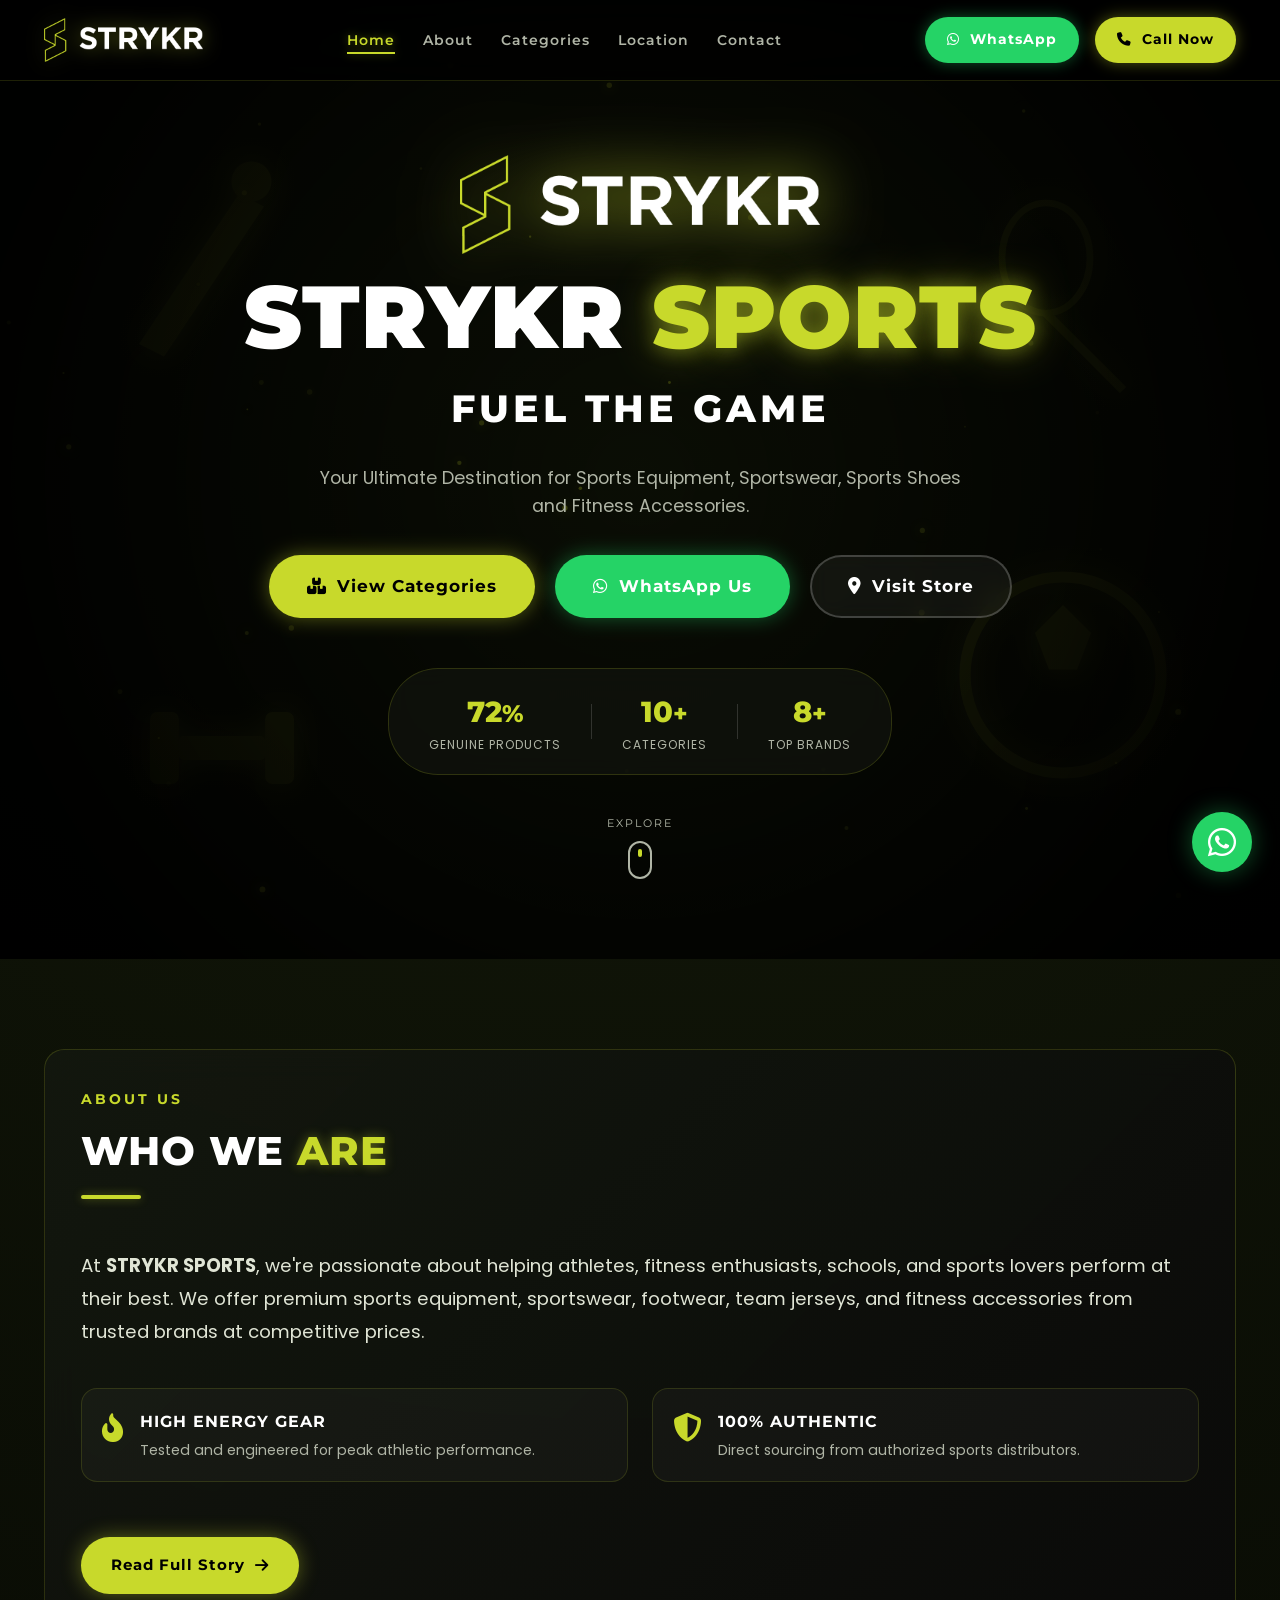
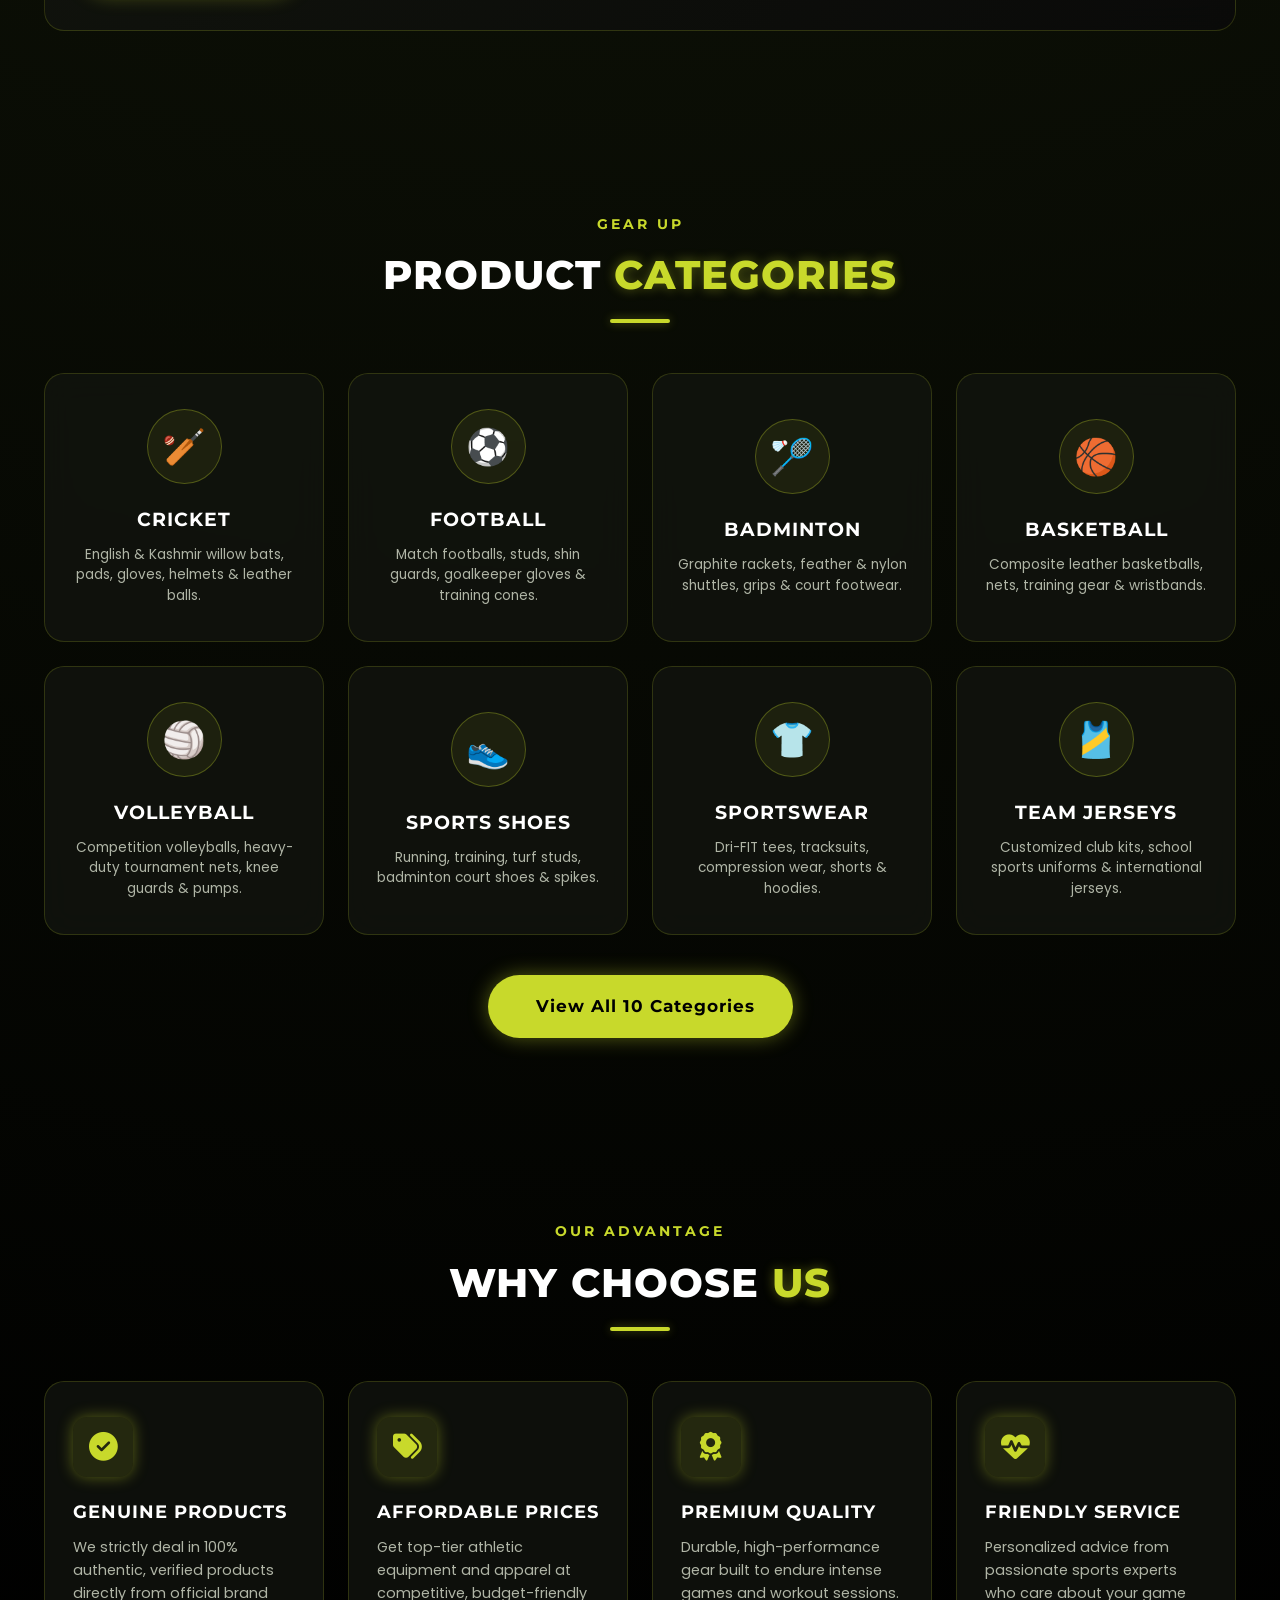
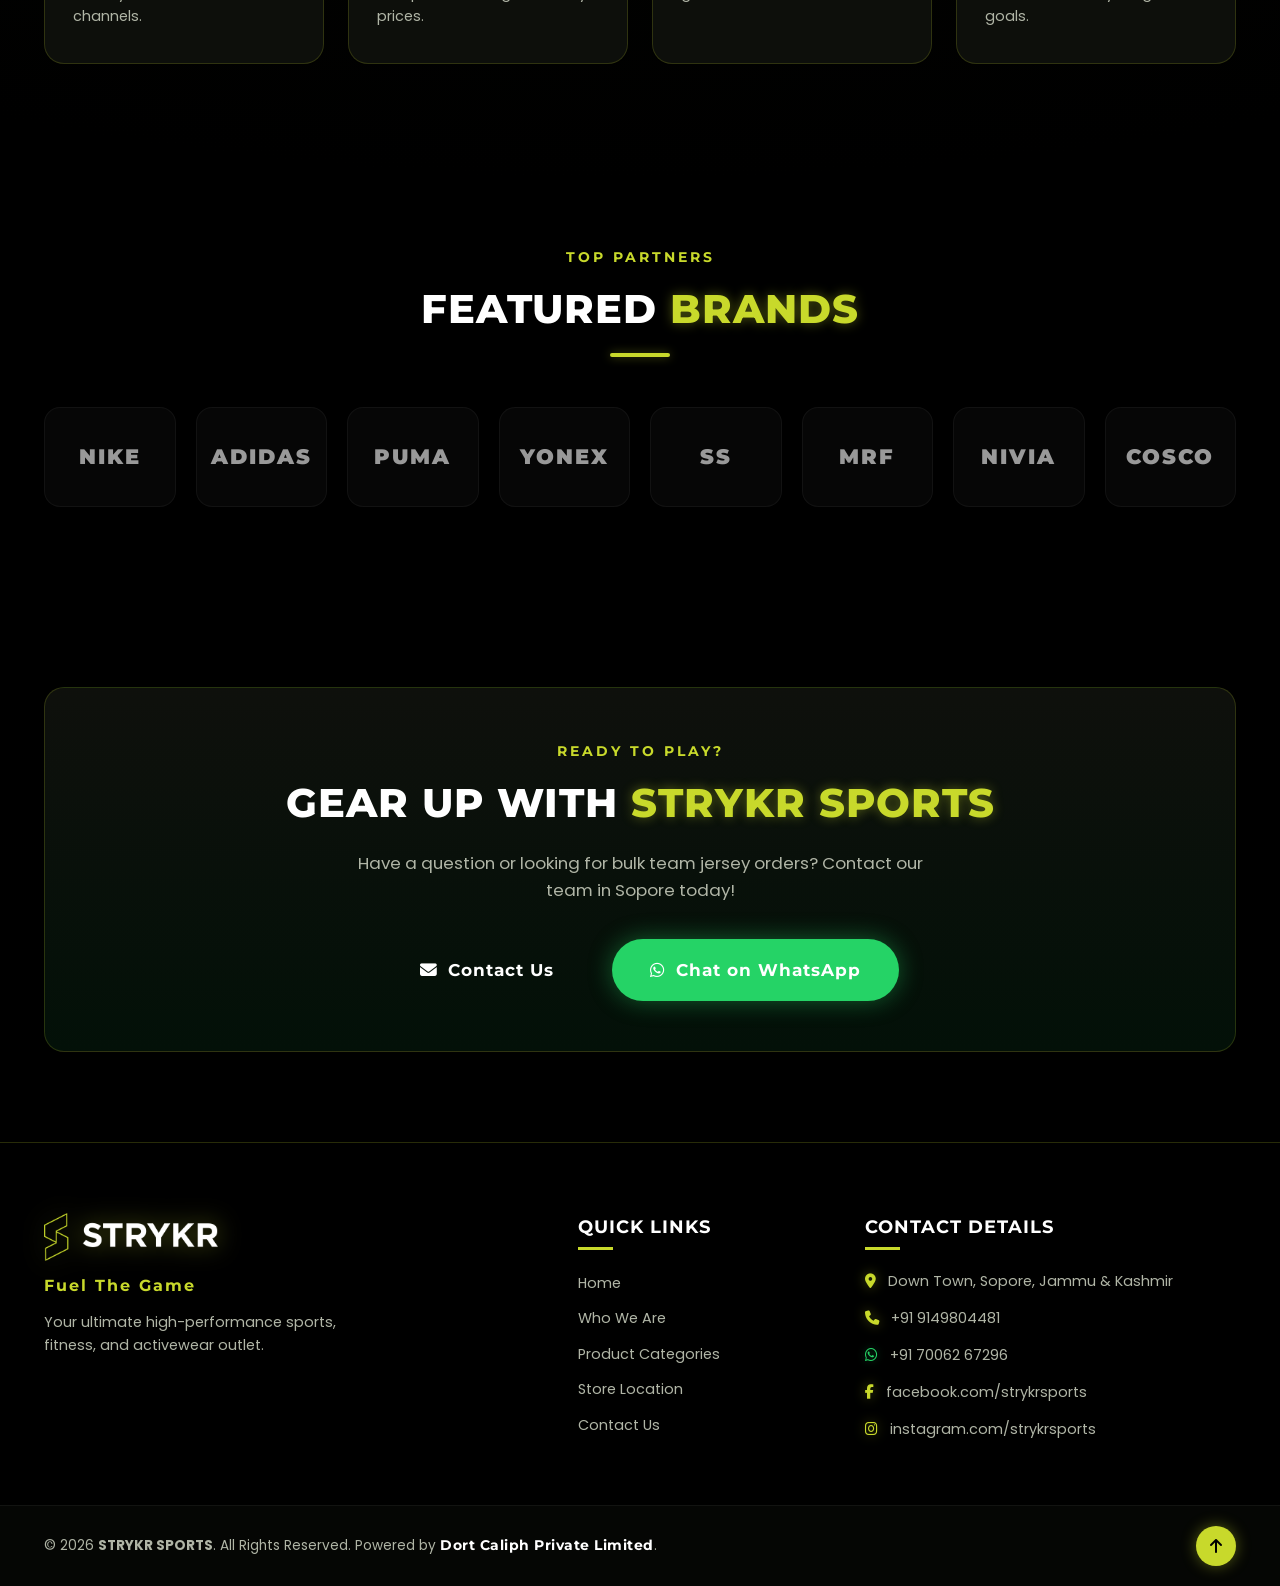
<file: index.html>
<!DOCTYPE html>
<html lang="en">

<head>
    <meta charset="UTF-8">
    <meta name="viewport" content="width=device-width, initial-scale=1.0">
    <title>STRYKR SPORTS Sopore Kashmir | Sports Equipment & Sportswear</title>

    <!-- SEO Meta Tags -->
    <meta name="description"
        content="Shop sports equipment, sportswear, shoes, team jerseys and fitness accessories at STRYKR SPORTS in Sopore, Kashmir. Quality products for every sport and fitness need.">
    <meta name="keywords"
        content="Sports Shop Sopore, Sports Equipment Sopore, Sports Shoes Sopore, Cricket Shop Sopore, Football Shop Sopore, Sportswear Sopore">
    <meta name="author" content="STRYKR SPORTS">
    <meta name="robots" content="index, follow">

    <!-- Favicon -->
    <link rel="icon" type="image/png" href="assets/icon.png">

    <!-- Open Graph / Social Media Meta Tags -->
    <meta property="og:title" content="STRYKR SPORTS | Fuel The Game">
    <meta property="og:description"
        content="Your Ultimate Destination for Sports Equipment, Sportswear, Sports Shoes and Fitness Accessories in Down Town, Sopore.">
    <meta property="og:type" content="website">
    <meta property="og:url" content="https://www.facebook.com/strykrsports">
    <meta property="og:image" content="assets/logo.png">

    <!-- Google Fonts: Montserrat (Gotham alternative) & Orbitron & Poppins -->
    <link rel="preconnect" href="https://fonts.googleapis.com">
    <link rel="preconnect" href="https://fonts.gstatic.com" crossorigin>
    <link
        href="https://fonts.googleapis.com/css2?family=Montserrat:wght@400;600;700;800;900&family=Orbitron:wght@400;600;700;800;900&family=Poppins:wght@300;400;500;600;700&display=swap"
        rel="stylesheet">

    <!-- FontAwesome for Icons -->
    <link rel="stylesheet" href="https://cdnjs.cloudflare.com/ajax/libs/font-awesome/6.4.0/css/all.min.css"
        integrity="sha512-iecdLmaskl7CVkqkXNQ/ZH/XLlvWZOJyj7Yy7tcenmpD1ypASozpmT/E0iPtmFIB46ZmdtAc9eNBvH0H/ZpiBw=="
        crossorigin="anonymous" referrerpolicy="no-referrer" />

    <!-- Stylesheet -->
    <link rel="stylesheet" href="style.css">
</head>

<body>

    <!-- Floating Canvas Background -->
    <canvas id="particleCanvas"></canvas>

    <!-- Header / Navigation -->
    <header class="glass-header" id="header">
        <div class="container header-container">
            <a href="index.html" class="nav-brand">
                <img src="assets/logo.png" alt="STRYKR SPORTS Logo" class="brand-logo-header-img">
            </a>

            <nav class="nav-menu" id="navMenu">
                <ul class="nav-list">
                    <li><a href="index.html" class="nav-link active">Home</a></li>
                    <li><a href="about.html" class="nav-link">About</a></li>
                    <li><a href="categories.html" class="nav-link">Categories</a></li>
                    <li><a href="location.html" class="nav-link">Location</a></li>
                    <li><a href="contact.html" class="nav-link">Contact</a></li>
                </ul>
            </nav>

            <div class="header-actions">
                <a href="https://wa.me/917006267296" target="_blank" rel="noopener noreferrer"
                    class="btn btn-whatsapp-sm btn-header-cta">
                    <i class="fa-brands fa-whatsapp"></i> WhatsApp
                </a>
                <a href="tel:+919149804481" class="btn btn-neon-sm btn-header-cta">
                    <i class="fa-solid fa-phone"></i> Call Now
                </a>
                <button class="hamburger" id="hamburger" aria-label="Toggle Navigation Menu">
                    <span></span>
                    <span></span>
                    <span></span>
                </button>
            </div>
        </div>
    </header>

    <main>
        <!-- 1. HERO SECTION -->
        <section id="hero" class="hero-section">
            <!-- Overlay & Silhouette Background -->
            <div class="hero-overlay"></div>
            <div class="hero-bg-silhouettes">
                <div class="silhouette cricket-silhouette" title="Cricket"></div>
                <div class="silhouette football-silhouette" title="Football"></div>
                <div class="silhouette badminton-silhouette" title="Badminton"></div>
                <div class="silhouette fitness-silhouette" title="Fitness"></div>
            </div>

            <div class="container hero-container">
                <!-- <div class="hero-badge-wrapper fade-up">
                    <span class="badge-coming-soon">
                        <span class="pulse-dot"></span> COMING SOON
                    </span>
                </div> -->

                <!-- Display Large Official Logo in Hero -->
                <div class="hero-logo-box fade-up">
                    <img src="assets/logo.png" alt="STRYKR SPORTS Official Logo" class="hero-brand-logo-img">
                </div>

                <h1 class="hero-title fade-up">
                    STRYKR <span class="neon-glow-text">SPORTS</span>
                </h1>

                <p class="hero-subheading fade-up">Fuel The Game</p>

                <p class="hero-description fade-up">
                    Your Ultimate Destination for Sports Equipment, Sportswear, Sports Shoes and Fitness Accessories.
                </p>

                <div class="hero-buttons fade-up">
                    <a href="categories.html" class="btn btn-neon btn-lg">
                        <i class="fa-solid fa-boxes-stacked"></i> View Categories
                    </a>
                    <a href="https://wa.me/917006267296" target="_blank" rel="noopener noreferrer"
                        class="btn btn-whatsapp btn-lg">
                        <i class="fa-brands fa-whatsapp"></i> WhatsApp Us
                    </a>
                    <a href="location.html" class="btn btn-glass btn-lg">
                        <i class="fa-solid fa-location-dot"></i> Visit Store
                    </a>
                </div>

                <!-- Animated Metrics / Stats Counter -->
                <div class="hero-stats fade-up">
                    <div class="stat-item">
                        <span class="stat-number" data-target="100">0</span><span class="stat-plus">%</span>
                        <span class="stat-label">Genuine Products</span>
                    </div>
                    <div class="stat-divider"></div>
                    <div class="stat-item">
                        <span class="stat-number" data-target="10">0</span><span class="stat-plus">+</span>
                        <span class="stat-label">Categories</span>
                    </div>
                    <div class="stat-divider"></div>
                    <div class="stat-item">
                        <span class="stat-number" data-target="8">0</span><span class="stat-plus">+</span>
                        <span class="stat-label">Top Brands</span>
                    </div>
                </div>

                <a href="#about-preview" class="scroll-indicator" aria-label="Scroll Down">
                    <span class="scroll-text">EXPLORE</span>
                    <div class="mouse">
                        <div class="wheel"></div>
                    </div>
                </a>
            </div>
        </section>

        <!-- 2. ABOUT US PREVIEW -->
        <section id="about-preview" class="section about-section">
            <div class="container">
                <div class="glass-card about-card fade-up">
                    <div class="section-header">
                        <span class="section-subtitle">ABOUT US</span>
                        <h2 class="section-title">Who We <span class="accent-text">Are</span></h2>
                        <div class="title-line"></div>
                    </div>
                    <div class="about-content">
                        <p class="about-text">
                            At <strong>STRYKR SPORTS</strong>, we're passionate about helping athletes, fitness
                            enthusiasts, schools, and sports lovers perform at their best. We offer premium sports
                            equipment, sportswear, footwear, team jerseys, and fitness accessories from trusted brands
                            at competitive prices.
                        </p>
                        <div class="about-highlights">
                            <div class="highlight-box">
                                <i class="fa-solid fa-fire-flame-curved highlight-icon"></i>
                                <div>
                                    <h4>High Energy Gear</h4>
                                    <p>Tested and engineered for peak athletic performance.</p>
                                </div>
                            </div>
                            <div class="highlight-box">
                                <i class="fa-solid fa-shield-halved highlight-icon"></i>
                                <div>
                                    <h4>100% Authentic</h4>
                                    <p>Direct sourcing from authorized sports distributors.</p>
                                </div>
                            </div>
                        </div>

                        <div style="margin-top: 25px; text-align: left;">
                            <a href="about.html" class="btn btn-neon">
                                Read Full Story <i class="fa-solid fa-arrow-right"></i>
                            </a>
                        </div>
                    </div>
                </div>
            </div>
        </section>

        <!-- 3. PRODUCT CATEGORIES PREVIEW -->
        <section id="categories-preview" class="section categories-section">
            <div class="container">
                <div class="section-header center fade-up">
                    <span class="section-subtitle">GEAR UP</span>
                    <h2 class="section-title">Product <span class="accent-text">Categories</span></h2>
                    <div class="title-line center"></div>
                </div>

                <div class="categories-grid">
                    <!-- 1. Cricket -->
                    <a href="categories.html" class="glass-card category-card fade-up">
                        <div class="category-icon-wrapper">
                            <span class="category-emoji">🏏</span>
                        </div>
                        <h3 class="category-title">Cricket</h3>
                        <p class="category-desc">English & Kashmir willow bats, pads, gloves, helmets & leather balls.
                        </p>
                    </a>

                    <!-- 2. Football -->
                    <a href="categories.html" class="glass-card category-card fade-up">
                        <div class="category-icon-wrapper">
                            <span class="category-emoji">⚽</span>
                        </div>
                        <h3 class="category-title">Football</h3>
                        <p class="category-desc">Match footballs, studs, shin guards, goalkeeper gloves & training
                            cones.</p>
                    </a>

                    <!-- 3. Badminton -->
                    <a href="categories.html" class="glass-card category-card fade-up">
                        <div class="category-icon-wrapper">
                            <span class="category-emoji">🏸</span>
                        </div>
                        <h3 class="category-title">Badminton</h3>
                        <p class="category-desc">Graphite rackets, feather & nylon shuttles, grips & court footwear.</p>
                    </a>

                    <!-- 4. Basketball -->
                    <a href="categories.html" class="glass-card category-card fade-up">
                        <div class="category-icon-wrapper">
                            <span class="category-emoji">🏀</span>
                        </div>
                        <h3 class="category-title">Basketball</h3>
                        <p class="category-desc">Composite leather basketballs, nets, training gear & wristbands.</p>
                    </a>

                    <!-- 5. Volleyball -->
                    <a href="categories.html" class="glass-card category-card fade-up">
                        <div class="category-icon-wrapper">
                            <span class="category-emoji">🏐</span>
                        </div>
                        <h3 class="category-title">Volleyball</h3>
                        <p class="category-desc">Competition volleyballs, heavy-duty tournament nets, knee guards & pumps.</p>
                    </a>

                    <!-- 6. Sports Shoes -->
                    <a href="categories.html" class="glass-card category-card fade-up">
                        <div class="category-icon-wrapper">
                            <span class="category-emoji">👟</span>
                        </div>
                        <h3 class="category-title">Sports Shoes</h3>
                        <p class="category-desc">Running, training, turf studs, badminton court shoes & spikes.</p>
                    </a>

                    <!-- 7. Sportswear -->
                    <a href="categories.html" class="glass-card category-card fade-up">
                        <div class="category-icon-wrapper">
                            <span class="category-emoji">👕</span>
                        </div>
                        <h3 class="category-title">Sportswear</h3>
                        <p class="category-desc">Dri-FIT tees, tracksuits, compression wear, shorts & hoodies.</p>
                    </a>

                    <!-- 8. Team Jerseys -->
                    <a href="categories.html" class="glass-card category-card fade-up">
                        <div class="category-icon-wrapper">
                            <span class="category-emoji">🎽</span>
                        </div>
                        <h3 class="category-title">Team Jerseys</h3>
                        <p class="category-desc">Customized club kits, school sports uniforms & international jerseys.
                        </p>
                    </a>
                </div>

                <div style="text-align: center; margin-top: 40px;" class="fade-up">
                    <a href="categories.html" class="btn btn-neon btn-lg">
                        <i class="fa-solid fa-grid-2"></i> View All 10 Categories
                    </a>
                </div>
            </div>
        </section>

        <!-- 4. WHY CHOOSE US -->
        <section id="why-us" class="section why-us-section">
            <div class="container">
                <div class="section-header center fade-up">
                    <span class="section-subtitle">OUR ADVANTAGE</span>
                    <h2 class="section-title">Why Choose <span class="accent-text">Us</span></h2>
                    <div class="title-line center"></div>
                </div>

                <div class="why-grid">
                    <!-- Card 1 -->
                    <div class="glass-card why-card fade-up">
                        <div class="why-icon-box">
                            <i class="fa-solid fa-circle-check"></i>
                        </div>
                        <h3 class="why-title">Genuine Products</h3>
                        <p class="why-desc">We strictly deal in 100% authentic, verified products directly from official
                            brand channels.</p>
                    </div>

                    <!-- Card 2 -->
                    <div class="glass-card why-card fade-up">
                        <div class="why-icon-box">
                            <i class="fa-solid fa-tags"></i>
                        </div>
                        <h3 class="why-title">Affordable Prices</h3>
                        <p class="why-desc">Get top-tier athletic equipment and apparel at competitive, budget-friendly
                            prices.</p>
                    </div>

                    <!-- Card 3 -->
                    <div class="glass-card why-card fade-up">
                        <div class="why-icon-box">
                            <i class="fa-solid fa-award"></i>
                        </div>
                        <h3 class="why-title">Premium Quality</h3>
                        <p class="why-desc">Durable, high-performance gear built to endure intense games and workout
                            sessions.</p>
                    </div>

                    <!-- Card 4 -->
                    <div class="glass-card why-card fade-up">
                        <div class="why-icon-box">
                            <i class="fa-solid fa-heart-pulse"></i>
                        </div>
                        <h3 class="why-title">Friendly Service</h3>
                        <p class="why-desc">Personalized advice from passionate sports experts who care about your game
                            goals.</p>
                    </div>
                </div>
            </div>
        </section>

        <!-- 5. FEATURED BRANDS -->
        <section id="brands" class="section brands-section">
            <div class="container">
                <div class="section-header center fade-up">
                    <span class="section-subtitle">TOP PARTNERS</span>
                    <h2 class="section-title">Featured <span class="accent-text">Brands</span></h2>
                    <div class="title-line center"></div>
                </div>

                <div class="brands-grid fade-up">
                    <div class="brand-item" title="Nike"><span class="brand-name-text">NIKE</span></div>
                    <div class="brand-item" title="Adidas"><span class="brand-name-text">ADIDAS</span></div>
                    <div class="brand-item" title="Puma"><span class="brand-name-text">PUMA</span></div>
                    <div class="brand-item" title="Yonex"><span class="brand-name-text">YONEX</span></div>
                    <div class="brand-item" title="SS Cricket"><span class="brand-name-text">SS</span></div>
                    <div class="brand-item" title="MRF"><span class="brand-name-text">MRF</span></div>
                    <div class="brand-item" title="Nivia"><span class="brand-name-text">NIVIA</span></div>
                    <div class="brand-item" title="Cosco"><span class="brand-name-text">COSCO</span></div>
                </div>
            </div>
        </section>

        <!-- CTA BANNER -->
        <section class="section cta-section">
            <div class="container">
                <div class="glass-card social-card center fade-up">
                    <span class="section-subtitle">READY TO PLAY?</span>
                    <h2 class="section-title">Gear Up With <span class="accent-text">STRYKR SPORTS</span></h2>
                    <p class="social-text">Have a question or looking for bulk team jersey orders? Contact our team in
                        Sopore today!</p>

                    <div class="social-btn-group">
                        <a href="contact.html" class="btn btn-neon-lg btn-lg">
                            <i class="fa-solid fa-envelope"></i> Contact Us
                        </a>
                        <a href="https://wa.me/917006267296" target="_blank" rel="noopener noreferrer"
                            class="btn btn-whatsapp-lg">
                            <i class="fa-brands fa-whatsapp"></i> Chat on WhatsApp
                        </a>
                    </div>
                </div>
            </div>
        </section>
    </main>

    <!-- Floating WhatsApp Widget Button -->
    <a href="https://wa.me/917006267296" target="_blank" rel="noopener noreferrer" class="whatsapp-float-btn"
        title="Chat on WhatsApp">
        <i class="fa-brands fa-whatsapp"></i>
        <span class="whatsapp-tooltip">Chat with us</span>
    </a>

    <!-- FOOTER -->
    <footer class="footer">
        <div class="container footer-container">
            <div class="footer-brand-col">
                <a href="index.html" class="footer-logo">
                    <img src="assets/logo.png" alt="STRYKR SPORTS Logo" class="brand-logo-footer-img">
                </a>
                <p class="footer-tagline">Fuel The Game</p>
                <p class="footer-desc">Your ultimate high-performance sports, fitness, and activewear outlet.
                </p>
            </div>

            <div class="footer-links-col">
                <h4 class="footer-heading">Quick Links</h4>
                <ul class="footer-links">
                    <li><a href="index.html">Home</a></li>
                    <li><a href="about.html">Who We Are</a></li>
                    <li><a href="categories.html">Product Categories</a></li>
                    <li><a href="location.html">Store Location</a></li>
                    <li><a href="contact.html">Contact Us</a></li>
                </ul>
            </div>

            <div class="footer-contact-col">
                <h4 class="footer-heading">Contact Details</h4>
                <ul class="footer-contact-list">
                    <li>
                        <i class="fa-solid fa-location-dot accent-text"></i>
                        <a href="https://www.google.com/maps/place/Strykr+Sports+Sopore/@34.2820489,74.4630497,17z"
                            target="_blank" rel="noopener noreferrer">Down Town, Sopore, Jammu & Kashmir</a>
                    </li>
                    <li>
                        <i class="fa-solid fa-phone accent-text"></i>
                        <a href="tel:+919149804481">+91 9149804481</a>
                    </li>
                    <li>
                        <i class="fa-brands fa-whatsapp whatsapp-icon-color"></i>
                        <a href="https://wa.me/917006267296" target="_blank" rel="noopener noreferrer">+91 70062
                            67296</a>
                    </li>
                    <li>
                        <i class="fa-brands fa-facebook-f accent-text"></i>
                        <a href="https://www.facebook.com/strykrsports" target="_blank"
                            rel="noopener noreferrer">facebook.com/strykrsports</a>
                    </li>
                    <li>
                        <i class="fa-brands fa-instagram accent-text"></i>
                        <a href="https://www.instagram.com/strykrsports/" target="_blank"
                            rel="noopener noreferrer">instagram.com/strykrsports</a>
                    </li>
                </ul>
            </div>
        </div>

        <div class="footer-bottom">
            <div class="container footer-bottom-container">
                <p>&copy; 2026 <strong>STRYKR SPORTS</strong>. All Rights Reserved. Powered by <span
                        class="powered-by-text">Dort Caliph Private Limited</span>.</p>
                <a href="#hero" class="back-to-top" aria-label="Back to top">
                    <i class="fa-solid fa-arrow-up"></i>
                </a>
            </div>
        </div>
    </footer>

    <!-- JavaScript File -->
    <script src="script.js"></script>
</body>

</html>
</file>
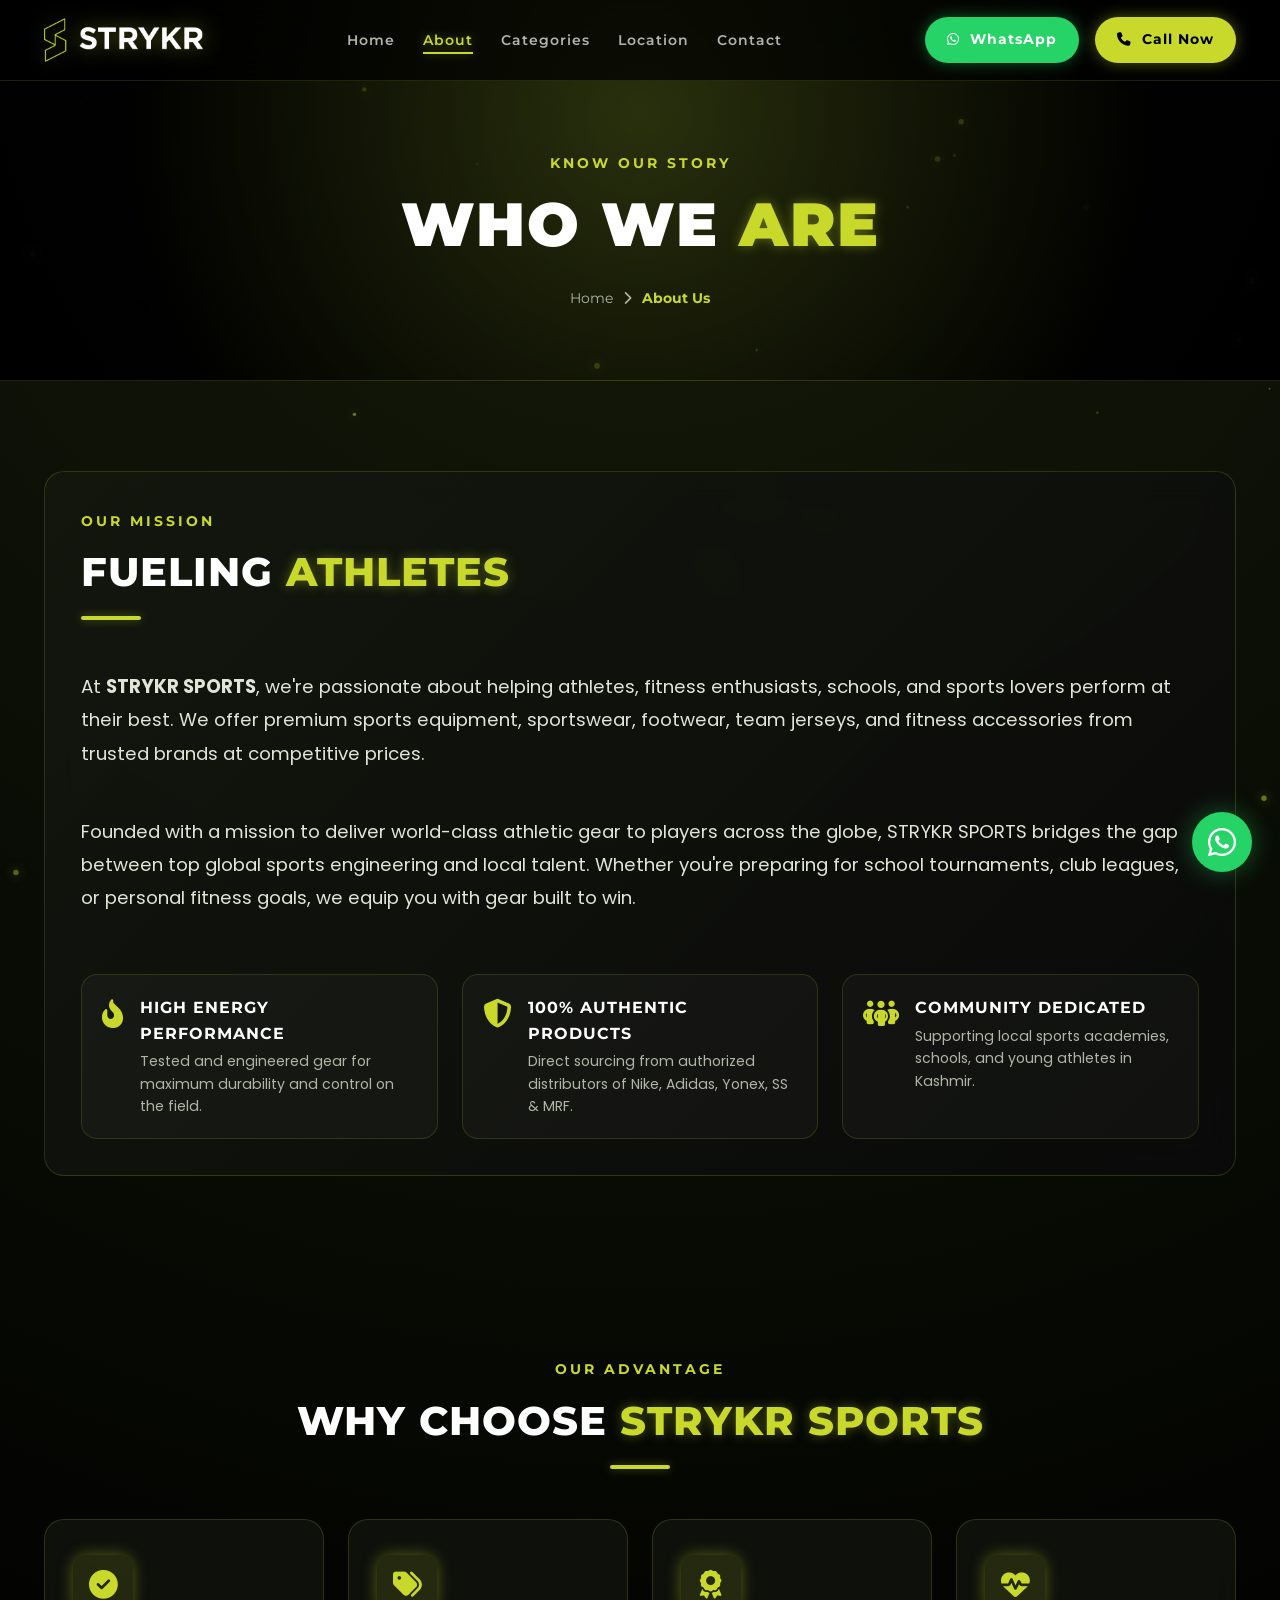
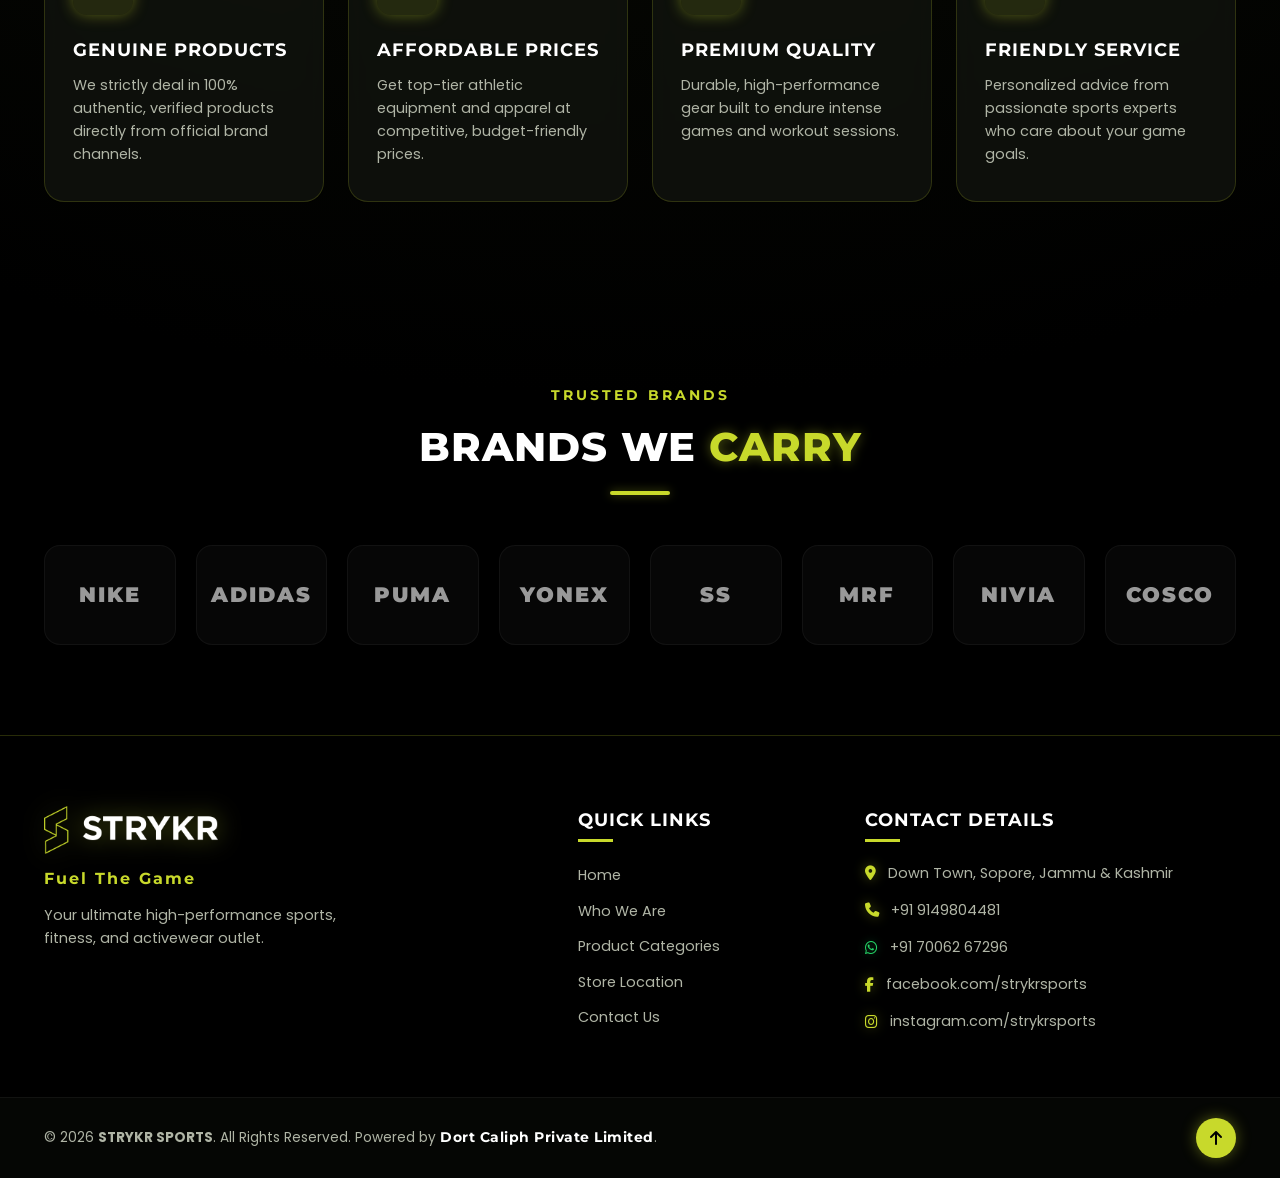
<file: about.html>
<!DOCTYPE html>
<html lang="en">

<head>
    <meta charset="UTF-8">
    <meta name="viewport" content="width=device-width, initial-scale=1.0">
    <title>About Us | STRYKR SPORTS - Sopore</title>

    <!-- SEO Meta Tags -->
    <meta name="description"
        content="Learn about STRYKR SPORTS, Sopore's premier destination for authentic sports equipment, sportswear, shoes, team jerseys and fitness accessories.">
    <meta name="keywords" content="About STRYKR SPORTS, Sports Shop Sopore, Authentic Sports Gear Kashmir">
    <meta name="author" content="STRYKR SPORTS">
    <meta name="robots" content="index, follow">

    <!-- Favicon -->
    <link rel="icon" type="image/png" href="assets/icon.png">

    <!-- Google Fonts: Montserrat & Orbitron & Poppins -->
    <link rel="preconnect" href="https://fonts.googleapis.com">
    <link rel="preconnect" href="https://fonts.gstatic.com" crossorigin>
    <link
        href="https://fonts.googleapis.com/css2?family=Montserrat:wght@400;600;700;800;900&family=Orbitron:wght@400;600;700;800;900&family=Poppins:wght@300;400;500;600;700&display=swap"
        rel="stylesheet">

    <!-- FontAwesome for Icons -->
    <link rel="stylesheet" href="https://cdnjs.cloudflare.com/ajax/libs/font-awesome/6.4.0/css/all.min.css"
        integrity="sha512-iecdLmaskl7CVkqkXNQ/ZH/XLlvWZOJyj7Yy7tcenmpD1ypASozpmT/E0iPtmFIB46ZmdtAc9eNBvH0H/ZpiBw=="
        crossorigin="anonymous" referrerpolicy="no-referrer" />

    <!-- Stylesheet -->
    <link rel="stylesheet" href="style.css">
</head>

<body>

    <!-- Floating Canvas Background -->
    <canvas id="particleCanvas"></canvas>

    <!-- Header / Navigation -->
    <header class="glass-header" id="header">
        <div class="container header-container">
            <a href="index.html" class="nav-brand">
                <img src="assets/logo.png" alt="STRYKR SPORTS Logo" class="brand-logo-header-img">
            </a>

            <nav class="nav-menu" id="navMenu">
                <ul class="nav-list">
                    <li><a href="index.html" class="nav-link">Home</a></li>
                    <li><a href="about.html" class="nav-link active">About</a></li>
                    <li><a href="categories.html" class="nav-link">Categories</a></li>
                    <li><a href="location.html" class="nav-link">Location</a></li>
                    <li><a href="contact.html" class="nav-link">Contact</a></li>
                </ul>
            </nav>

            <div class="header-actions">
                <a href="https://wa.me/917006267296" target="_blank" rel="noopener noreferrer"
                    class="btn btn-whatsapp-sm btn-header-cta">
                    <i class="fa-brands fa-whatsapp"></i> WhatsApp
                </a>
                <a href="tel:+919149804481" class="btn btn-neon-sm btn-header-cta">
                    <i class="fa-solid fa-phone"></i> Call Now
                </a>
                <button class="hamburger" id="hamburger" aria-label="Toggle Navigation Menu">
                    <span></span>
                    <span></span>
                    <span></span>
                </button>
            </div>
        </div>
    </header>

    <main>
        <!-- PAGE BANNER -->
        <section class="page-banner">
            <div class="container">
                <span class="page-banner-subtitle">KNOW OUR STORY</span>
                <h1 class="page-banner-title">Who We <span class="accent-text">Are</span></h1>
                <div class="breadcrumb">
                    <a href="index.html">Home</a>
                    <i class="fa-solid fa-chevron-right"></i>
                    <span class="current">About Us</span>
                </div>
            </div>
        </section>

        <!-- MAIN ABOUT SECTION -->
        <section class="section about-section">
            <div class="container">
                <div class="glass-card about-card fade-up">
                    <div class="section-header">
                        <span class="section-subtitle">OUR MISSION</span>
                        <h2 class="section-title">Fueling <span class="accent-text">Athletes</span></h2>
                        <div class="title-line"></div>
                    </div>
                    <div class="about-content">
                        <p class="about-text">
                            At <strong>STRYKR SPORTS</strong>, we're passionate about helping athletes, fitness
                            enthusiasts, schools, and sports lovers perform at their best. We offer premium sports
                            equipment, sportswear, footwear, team jerseys, and fitness accessories from trusted brands
                            at competitive prices.
                        </p>
                        <p class="about-text" style="margin-top: 15px;">
                            Founded with a mission to deliver world-class athletic gear to players across the globe,
                            STRYKR SPORTS bridges the gap between top global sports engineering and
                            local talent. Whether you're preparing for school tournaments, club leagues, or personal
                            fitness goals, we equip you with gear built to win.
                        </p>

                        <div class="about-highlights" style="margin-top: 30px;">
                            <div class="highlight-box">
                                <i class="fa-solid fa-fire-flame-curved highlight-icon"></i>
                                <div>
                                    <h4>High Energy Performance</h4>
                                    <p>Tested and engineered gear for maximum durability and control on the field.</p>
                                </div>
                            </div>
                            <div class="highlight-box">
                                <i class="fa-solid fa-shield-halved highlight-icon"></i>
                                <div>
                                    <h4>100% Authentic Products</h4>
                                    <p>Direct sourcing from authorized distributors of Nike, Adidas, Yonex, SS & MRF.
                                    </p>
                                </div>
                            </div>
                            <div class="highlight-box">
                                <i class="fa-solid fa-people-group highlight-icon"></i>
                                <div>
                                    <h4>Community Dedicated</h4>
                                    <p>Supporting local sports academies, schools, and young athletes in Kashmir.</p>
                                </div>
                            </div>
                        </div>
                    </div>
                </div>
            </div>
        </section>

        <!-- WHY CHOOSE US FULL GRID -->
        <section class="section why-us-section">
            <div class="container">
                <div class="section-header center fade-up">
                    <span class="section-subtitle">OUR ADVANTAGE</span>
                    <h2 class="section-title">Why Choose <span class="accent-text">STRYKR SPORTS</span></h2>
                    <div class="title-line center"></div>
                </div>

                <div class="why-grid">
                    <!-- Card 1 -->
                    <div class="glass-card why-card fade-up">
                        <div class="why-icon-box">
                            <i class="fa-solid fa-circle-check"></i>
                        </div>
                        <h3 class="why-title">Genuine Products</h3>
                        <p class="why-desc">We strictly deal in 100% authentic, verified products directly from official
                            brand channels.</p>
                    </div>

                    <!-- Card 2 -->
                    <div class="glass-card why-card fade-up">
                        <div class="why-icon-box">
                            <i class="fa-solid fa-tags"></i>
                        </div>
                        <h3 class="why-title">Affordable Prices</h3>
                        <p class="why-desc">Get top-tier athletic equipment and apparel at competitive, budget-friendly
                            prices.</p>
                    </div>

                    <!-- Card 3 -->
                    <div class="glass-card why-card fade-up">
                        <div class="why-icon-box">
                            <i class="fa-solid fa-award"></i>
                        </div>
                        <h3 class="why-title">Premium Quality</h3>
                        <p class="why-desc">Durable, high-performance gear built to endure intense games and workout
                            sessions.</p>
                    </div>

                    <!-- Card 4 -->
                    <div class="glass-card why-card fade-up">
                        <div class="why-icon-box">
                            <i class="fa-solid fa-heart-pulse"></i>
                        </div>
                        <h3 class="why-title">Friendly Service</h3>
                        <p class="why-desc">Personalized advice from passionate sports experts who care about your game
                            goals.</p>
                    </div>
                </div>
            </div>
        </section>

        <!-- FEATURED BRANDS -->
        <section class="section brands-section">
            <div class="container">
                <div class="section-header center fade-up">
                    <span class="section-subtitle">TRUSTED BRANDS</span>
                    <h2 class="section-title">Brands We <span class="accent-text">Carry</span></h2>
                    <div class="title-line center"></div>
                </div>

                <div class="brands-grid fade-up">
                    <div class="brand-item" title="Nike"><span class="brand-name-text">NIKE</span></div>
                    <div class="brand-item" title="Adidas"><span class="brand-name-text">ADIDAS</span></div>
                    <div class="brand-item" title="Puma"><span class="brand-name-text">PUMA</span></div>
                    <div class="brand-item" title="Yonex"><span class="brand-name-text">YONEX</span></div>
                    <div class="brand-item" title="SS Cricket"><span class="brand-name-text">SS</span></div>
                    <div class="brand-item" title="MRF"><span class="brand-name-text">MRF</span></div>
                    <div class="brand-item" title="Nivia"><span class="brand-name-text">NIVIA</span></div>
                    <div class="brand-item" title="Cosco"><span class="brand-name-text">COSCO</span></div>
                </div>
            </div>
        </section>
    </main>

    <!-- Floating WhatsApp Widget Button -->
    <a href="https://wa.me/917006267296" target="_blank" rel="noopener noreferrer" class="whatsapp-float-btn"
        title="Chat on WhatsApp">
        <i class="fa-brands fa-whatsapp"></i>
        <span class="whatsapp-tooltip">Chat with us</span>
    </a>

    <!-- FOOTER -->
    <footer class="footer">
        <div class="container footer-container">
            <div class="footer-brand-col">
                <a href="index.html" class="footer-logo">
                    <img src="assets/logo.png" alt="STRYKR SPORTS Logo" class="brand-logo-footer-img">
                </a>
                <p class="footer-tagline">Fuel The Game</p>
                <p class="footer-desc">Your ultimate high-performance sports, fitness, and activewear outlet.</p>
            </div>

            <div class="footer-links-col">
                <h4 class="footer-heading">Quick Links</h4>
                <ul class="footer-links">
                    <li><a href="index.html">Home</a></li>
                    <li><a href="about.html">Who We Are</a></li>
                    <li><a href="categories.html">Product Categories</a></li>
                    <li><a href="location.html">Store Location</a></li>
                    <li><a href="contact.html">Contact Us</a></li>
                </ul>
            </div>

            <div class="footer-contact-col">
                <h4 class="footer-heading">Contact Details</h4>
                <ul class="footer-contact-list">
                    <li>
                        <i class="fa-solid fa-location-dot accent-text"></i>
                        <a href="https://www.google.com/maps/place/Strykr+Sports+Sopore/@34.2820489,74.4630497,17z"
                            target="_blank" rel="noopener noreferrer">Down Town, Sopore, Jammu & Kashmir</a>
                    </li>
                    <li>
                        <i class="fa-solid fa-phone accent-text"></i>
                        <a href="tel:+919149804481">+91 9149804481</a>
                    </li>
                    <li>
                        <i class="fa-brands fa-whatsapp whatsapp-icon-color"></i>
                        <a href="https://wa.me/917006267296" target="_blank" rel="noopener noreferrer">+91 70062
                            67296</a>
                    </li>
                    <li>
                        <i class="fa-brands fa-facebook-f accent-text"></i>
                        <a href="https://www.facebook.com/strykrsports" target="_blank"
                            rel="noopener noreferrer">facebook.com/strykrsports</a>
                    </li>
                    <li>
                        <i class="fa-brands fa-instagram accent-text"></i>
                        <a href="https://www.instagram.com/strykrsports/" target="_blank"
                            rel="noopener noreferrer">instagram.com/strykrsports</a>
                    </li>
                </ul>
            </div>
        </div>

        <div class="footer-bottom">
            <div class="container footer-bottom-container">
                <p>&copy; 2026 <strong>STRYKR SPORTS</strong>. All Rights Reserved. Powered by <span
                        class="powered-by-text">Dort Caliph Private Limited</span>.</p>
                <a href="#header" class="back-to-top" aria-label="Back to top">
                    <i class="fa-solid fa-arrow-up"></i>
                </a>
            </div>
        </div>
    </footer>

    <!-- JavaScript File -->
    <script src="script.js"></script>
</body>

</html>
</file>
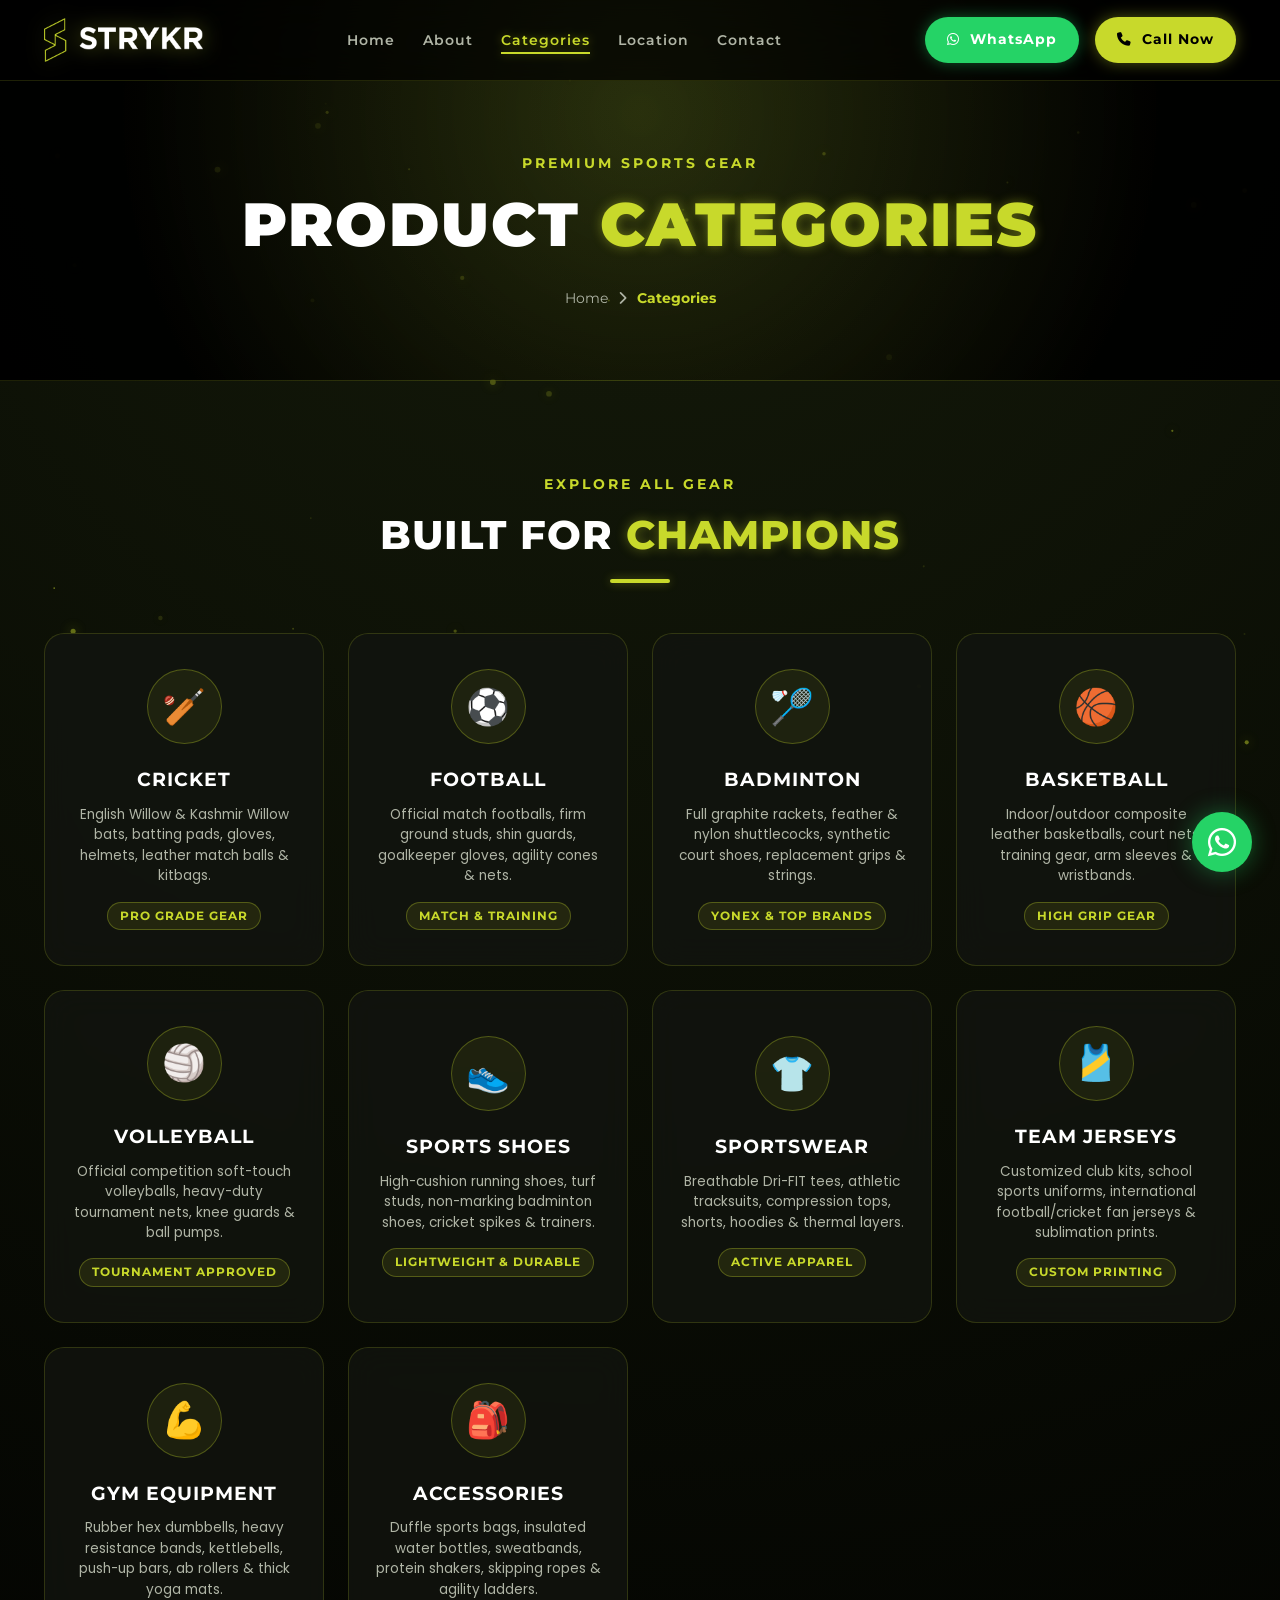
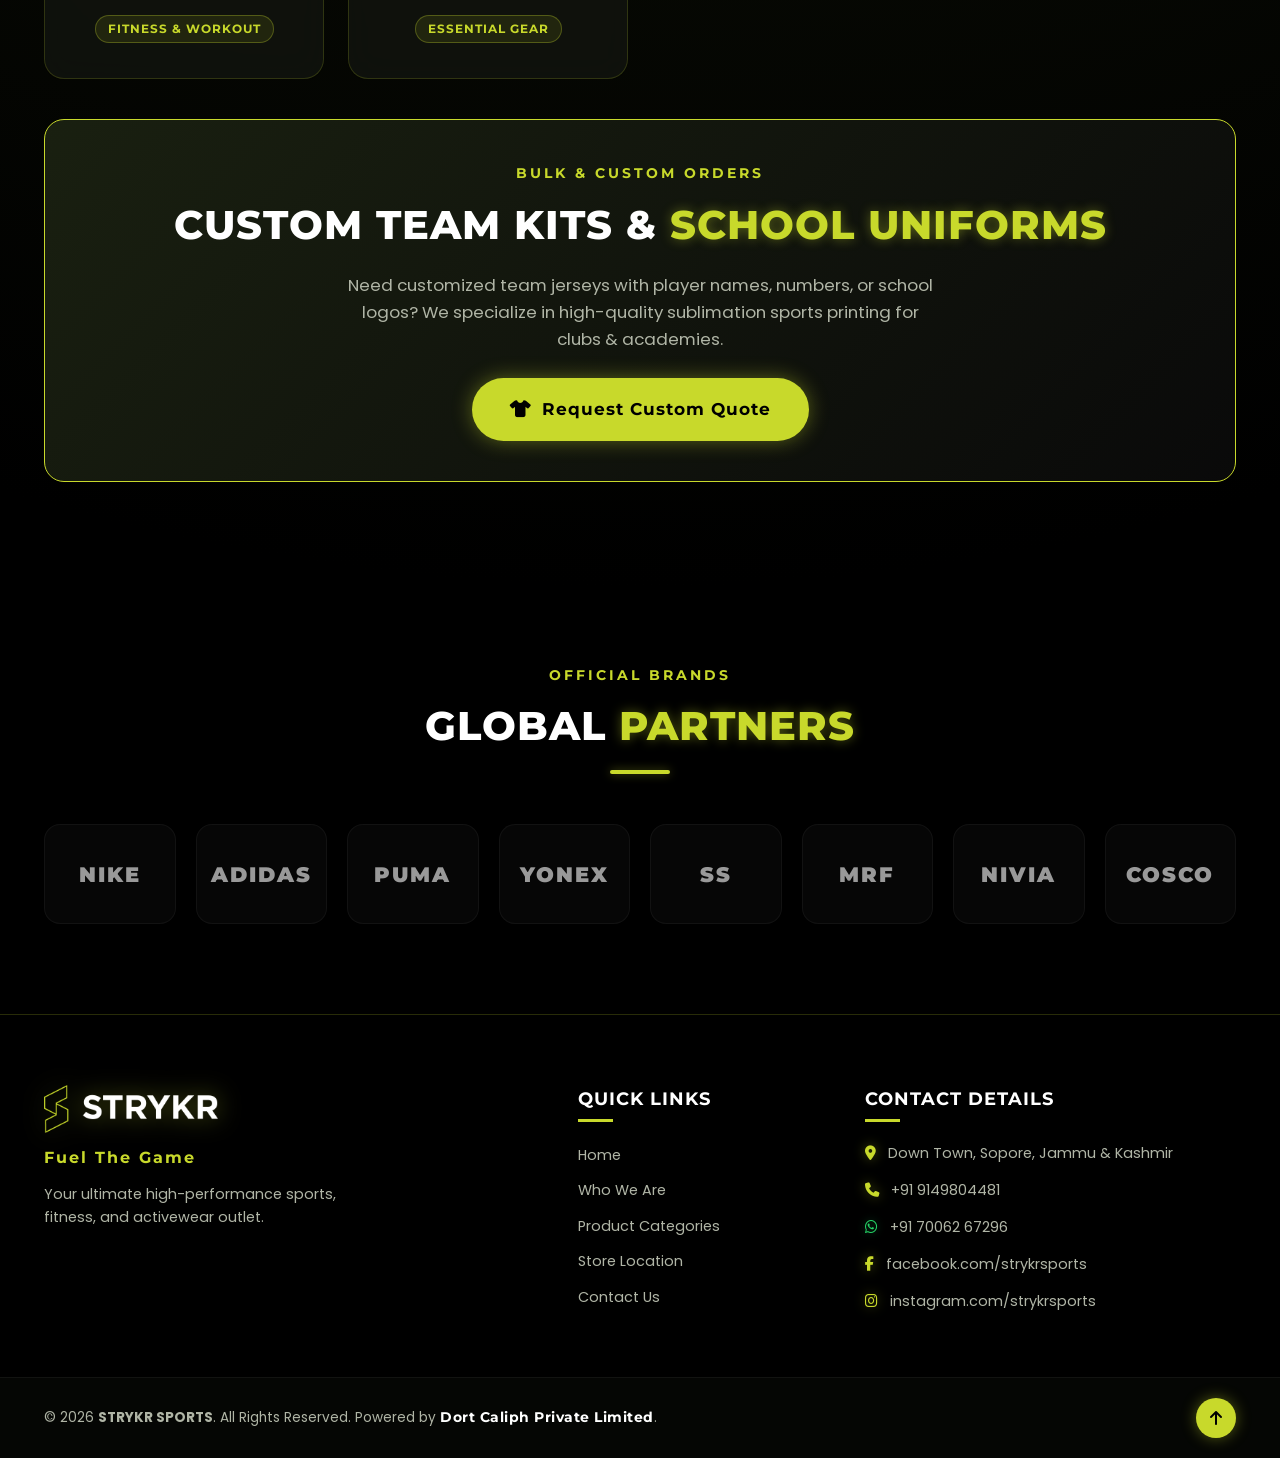
<file: categories.html>
<!DOCTYPE html>
<html lang="en">

<head>
    <meta charset="UTF-8">
    <meta name="viewport" content="width=device-width, initial-scale=1.0">
    <title>Product Categories | STRYKR SPORTS - Sopore</title>

    <!-- SEO Meta Tags -->
    <meta name="description"
        content="Explore top sports equipment, sportswear, shoes, team jerseys, badminton rackets, cricket bats and gym accessories at STRYKR SPORTS in Down Town, Sopore.">
    <meta name="keywords"
        content="Cricket Bats Sopore, Football Studs Kashmir, Sports Shoes Sopore, Gym Equipment Sopore, Team Jerseys Kashmir">
    <meta name="author" content="STRYKR SPORTS">
    <meta name="robots" content="index, follow">

    <!-- Favicon -->
    <link rel="icon" type="image/png" href="assets/icon.png">

    <!-- Google Fonts: Montserrat & Orbitron & Poppins -->
    <link rel="preconnect" href="https://fonts.googleapis.com">
    <link rel="preconnect" href="https://fonts.gstatic.com" crossorigin>
    <link
        href="https://fonts.googleapis.com/css2?family=Montserrat:wght@400;600;700;800;900&family=Orbitron:wght@400;600;700;800;900&family=Poppins:wght@300;400;500;600;700&display=swap"
        rel="stylesheet">

    <!-- FontAwesome for Icons -->
    <link rel="stylesheet" href="https://cdnjs.cloudflare.com/ajax/libs/font-awesome/6.4.0/css/all.min.css"
        integrity="sha512-iecdLmaskl7CVkqkXNQ/ZH/XLlvWZOJyj7Yy7tcenmpD1ypASozpmT/E0iPtmFIB46ZmdtAc9eNBvH0H/ZpiBw=="
        crossorigin="anonymous" referrerpolicy="no-referrer" />

    <!-- Stylesheet -->
    <link rel="stylesheet" href="style.css">
</head>

<body>

    <!-- Floating Canvas Background -->
    <canvas id="particleCanvas"></canvas>

    <!-- Header / Navigation -->
    <header class="glass-header" id="header">
        <div class="container header-container">
            <a href="index.html" class="nav-brand">
                <img src="assets/logo.png" alt="STRYKR SPORTS Logo" class="brand-logo-header-img">
            </a>

            <nav class="nav-menu" id="navMenu">
                <ul class="nav-list">
                    <li><a href="index.html" class="nav-link">Home</a></li>
                    <li><a href="about.html" class="nav-link">About</a></li>
                    <li><a href="categories.html" class="nav-link active">Categories</a></li>
                    <li><a href="location.html" class="nav-link">Location</a></li>
                    <li><a href="contact.html" class="nav-link">Contact</a></li>
                </ul>
            </nav>

            <div class="header-actions">
                <a href="https://wa.me/917006267296" target="_blank" rel="noopener noreferrer"
                    class="btn btn-whatsapp-sm btn-header-cta">
                    <i class="fa-brands fa-whatsapp"></i> WhatsApp
                </a>
                <a href="tel:+919149804481" class="btn btn-neon-sm btn-header-cta">
                    <i class="fa-solid fa-phone"></i> Call Now
                </a>
                <button class="hamburger" id="hamburger" aria-label="Toggle Navigation Menu">
                    <span></span>
                    <span></span>
                    <span></span>
                </button>
            </div>
        </div>
    </header>

    <main>
        <!-- PAGE BANNER -->
        <section class="page-banner">
            <div class="container">
                <span class="page-banner-subtitle">PREMIUM SPORTS GEAR</span>
                <h1 class="page-banner-title">Product <span class="accent-text">Categories</span></h1>
                <div class="breadcrumb">
                    <a href="index.html">Home</a>
                    <i class="fa-solid fa-chevron-right"></i>
                    <span class="current">Categories</span>
                </div>
            </div>
        </section>

        <!-- PRODUCT CATEGORIES FULL GRID -->
        <section class="section categories-section">
            <div class="container">
                <div class="section-header center fade-up">
                    <span class="section-subtitle">EXPLORE ALL GEAR</span>
                    <h2 class="section-title">Built For <span class="accent-text">Champions</span></h2>
                    <div class="title-line center"></div>
                </div>

                <div class="categories-grid">
                    <!-- 1. Cricket -->
                    <div class="glass-card category-card fade-up">
                        <div class="category-icon-wrapper">
                            <span class="category-emoji">🏏</span>
                        </div>
                        <h3 class="category-title">Cricket</h3>
                        <p class="category-desc">English Willow & Kashmir Willow bats, batting pads, gloves, helmets,
                            leather match balls & kitbags.</p>
                        <span class="category-badge">PRO GRADE GEAR</span>
                    </div>

                    <!-- 2. Football -->
                    <div class="glass-card category-card fade-up">
                        <div class="category-icon-wrapper">
                            <span class="category-emoji">⚽</span>
                        </div>
                        <h3 class="category-title">Football</h3>
                        <p class="category-desc">Official match footballs, firm ground studs, shin guards, goalkeeper
                            gloves, agility cones & nets.</p>
                        <span class="category-badge">MATCH & TRAINING</span>
                    </div>

                    <!-- 3. Badminton -->
                    <div class="glass-card category-card fade-up">
                        <div class="category-icon-wrapper">
                            <span class="category-emoji">🏸</span>
                        </div>
                        <h3 class="category-title">Badminton</h3>
                        <p class="category-desc">Full graphite rackets, feather & nylon shuttlecocks, synthetic court
                            shoes, replacement grips & strings.</p>
                        <span class="category-badge">YONEX & TOP BRANDS</span>
                    </div>

                    <!-- 4. Basketball -->
                    <div class="glass-card category-card fade-up">
                        <div class="category-icon-wrapper">
                            <span class="category-emoji">🏀</span>
                        </div>
                        <h3 class="category-title">Basketball</h3>
                        <p class="category-desc">Indoor/outdoor composite leather basketballs, court nets, training
                            gear, arm sleeves & wristbands.</p>
                        <span class="category-badge">HIGH GRIP GEAR</span>
                    </div>

                    <!-- 5. Volleyball -->
                    <div class="glass-card category-card fade-up">
                        <div class="category-icon-wrapper">
                            <span class="category-emoji">🏐</span>
                        </div>
                        <h3 class="category-title">Volleyball</h3>
                        <p class="category-desc">Official competition soft-touch volleyballs, heavy-duty tournament
                            nets, knee guards & ball pumps.</p>
                        <span class="category-badge">TOURNAMENT APPROVED</span>
                    </div>

                    <!-- 6. Sports Shoes -->
                    <div class="glass-card category-card fade-up">
                        <div class="category-icon-wrapper">
                            <span class="category-emoji">👟</span>
                        </div>
                        <h3 class="category-title">Sports Shoes</h3>
                        <p class="category-desc">High-cushion running shoes, turf studs, non-marking badminton shoes,
                            cricket spikes & trainers.</p>
                        <span class="category-badge">LIGHTWEIGHT & DURABLE</span>
                    </div>

                    <!-- 7. Sportswear -->
                    <div class="glass-card category-card fade-up">
                        <div class="category-icon-wrapper">
                            <span class="category-emoji">👕</span>
                        </div>
                        <h3 class="category-title">Sportswear</h3>
                        <p class="category-desc">Breathable Dri-FIT tees, athletic tracksuits, compression tops, shorts,
                            hoodies & thermal layers.</p>
                        <span class="category-badge">ACTIVE APPAREL</span>
                    </div>

                    <!-- 8. Team Jerseys -->
                    <div class="glass-card category-card fade-up">
                        <div class="category-icon-wrapper">
                            <span class="category-emoji">🎽</span>
                        </div>
                        <h3 class="category-title">Team Jerseys</h3>
                        <p class="category-desc">Customized club kits, school sports uniforms, international
                            football/cricket fan jerseys & sublimation prints.</p>
                        <span class="category-badge">CUSTOM PRINTING</span>
                    </div>

                    <!-- 9. Gym Equipment -->
                    <div class="glass-card category-card fade-up">
                        <div class="category-icon-wrapper">
                            <span class="category-emoji">💪</span>
                        </div>
                        <h3 class="category-title">Gym Equipment</h3>
                        <p class="category-desc">Rubber hex dumbbells, heavy resistance bands, kettlebells, push-up
                            bars, ab rollers & thick yoga mats.</p>
                        <span class="category-badge">FITNESS & WORKOUT</span>
                    </div>

                    <!-- 10. Accessories -->
                    <div class="glass-card category-card fade-up">
                        <div class="category-icon-wrapper">
                            <span class="category-emoji">🎒</span>
                        </div>
                        <h3 class="category-title">Accessories</h3>
                        <p class="category-desc">Duffle sports bags, insulated water bottles, sweatbands, protein
                            shakers, skipping ropes & agility ladders.</p>
                        <span class="category-badge">ESSENTIAL GEAR</span>
                    </div>
                </div>

                <!-- CUSTOM TEAM JERSEYS BANNER -->
                <div class="glass-card custom-banner-card fade-up">
                    <span class="section-subtitle">BULK & CUSTOM ORDERS</span>
                    <h2 class="section-title" style="margin-bottom: 15px;">Custom Team Kits & <span
                            class="accent-text">School Uniforms</span></h2>
                    <p class="social-text" style="margin-bottom: 25px;">Need customized team jerseys with player names,
                        numbers, or school logos? We specialize in high-quality sublimation sports printing for clubs &
                        academies.</p>
                    <a href="contact.html" class="btn btn-neon btn-lg">
                        <i class="fa-solid fa-shirt"></i> Request Custom Quote
                    </a>
                </div>
            </div>
        </section>

        <!-- FEATURED BRANDS -->
        <section class="section brands-section">
            <div class="container">
                <div class="section-header center fade-up">
                    <span class="section-subtitle">OFFICIAL BRANDS</span>
                    <h2 class="section-title">Global <span class="accent-text">Partners</span></h2>
                    <div class="title-line center"></div>
                </div>

                <div class="brands-grid fade-up">
                    <div class="brand-item" title="Nike"><span class="brand-name-text">NIKE</span></div>
                    <div class="brand-item" title="Adidas"><span class="brand-name-text">ADIDAS</span></div>
                    <div class="brand-item" title="Puma"><span class="brand-name-text">PUMA</span></div>
                    <div class="brand-item" title="Yonex"><span class="brand-name-text">YONEX</span></div>
                    <div class="brand-item" title="SS Cricket"><span class="brand-name-text">SS</span></div>
                    <div class="brand-item" title="MRF"><span class="brand-name-text">MRF</span></div>
                    <div class="brand-item" title="Nivia"><span class="brand-name-text">NIVIA</span></div>
                    <div class="brand-item" title="Cosco"><span class="brand-name-text">COSCO</span></div>
                </div>
            </div>
        </section>
    </main>

    <!-- Floating WhatsApp Widget Button -->
    <a href="https://wa.me/917006267296" target="_blank" rel="noopener noreferrer" class="whatsapp-float-btn"
        title="Chat on WhatsApp">
        <i class="fa-brands fa-whatsapp"></i>
        <span class="whatsapp-tooltip">Chat with us</span>
    </a>

    <!-- FOOTER -->
    <footer class="footer">
        <div class="container footer-container">
            <div class="footer-brand-col">
                <a href="index.html" class="footer-logo">
                    <img src="assets/logo.png" alt="STRYKR SPORTS Logo" class="brand-logo-footer-img">
                </a>
                <p class="footer-tagline">Fuel The Game</p>
                <p class="footer-desc">Your ultimate high-performance sports, fitness, and activewear outlet.</p>
            </div>

            <div class="footer-links-col">
                <h4 class="footer-heading">Quick Links</h4>
                <ul class="footer-links">
                    <li><a href="index.html">Home</a></li>
                    <li><a href="about.html">Who We Are</a></li>
                    <li><a href="categories.html">Product Categories</a></li>
                    <li><a href="location.html">Store Location</a></li>
                    <li><a href="contact.html">Contact Us</a></li>
                </ul>
            </div>

            <div class="footer-contact-col">
                <h4 class="footer-heading">Contact Details</h4>
                <ul class="footer-contact-list">
                    <li>
                        <i class="fa-solid fa-location-dot accent-text"></i>
                        <a href="https://www.google.com/maps/place/Strykr+Sports+Sopore/@34.2820489,74.4630497,17z"
                            target="_blank" rel="noopener noreferrer">Down Town, Sopore, Jammu & Kashmir</a>
                    </li>
                    <li>
                        <i class="fa-solid fa-phone accent-text"></i>
                        <a href="tel:+919149804481">+91 9149804481</a>
                    </li>
                    <li>
                        <i class="fa-brands fa-whatsapp whatsapp-icon-color"></i>
                        <a href="https://wa.me/917006267296" target="_blank" rel="noopener noreferrer">+91 70062
                            67296</a>
                    </li>
                    <li>
                        <i class="fa-brands fa-facebook-f accent-text"></i>
                        <a href="https://www.facebook.com/strykrsports" target="_blank"
                            rel="noopener noreferrer">facebook.com/strykrsports</a>
                    </li>
                    <li>
                        <i class="fa-brands fa-instagram accent-text"></i>
                        <a href="https://www.instagram.com/strykrsports/" target="_blank"
                            rel="noopener noreferrer">instagram.com/strykrsports</a>
                    </li>
                </ul>
            </div>
        </div>

        <div class="footer-bottom">
            <div class="container footer-bottom-container">
                <p>&copy; 2026 <strong>STRYKR SPORTS</strong>. All Rights Reserved. Powered by <span
                        class="powered-by-text">Dort Caliph Private Limited</span>.</p>
                <a href="#header" class="back-to-top" aria-label="Back to top">
                    <i class="fa-solid fa-arrow-up"></i>
                </a>
            </div>
        </div>
    </footer>

    <!-- JavaScript File -->
    <script src="script.js"></script>
</body>

</html>
</file>
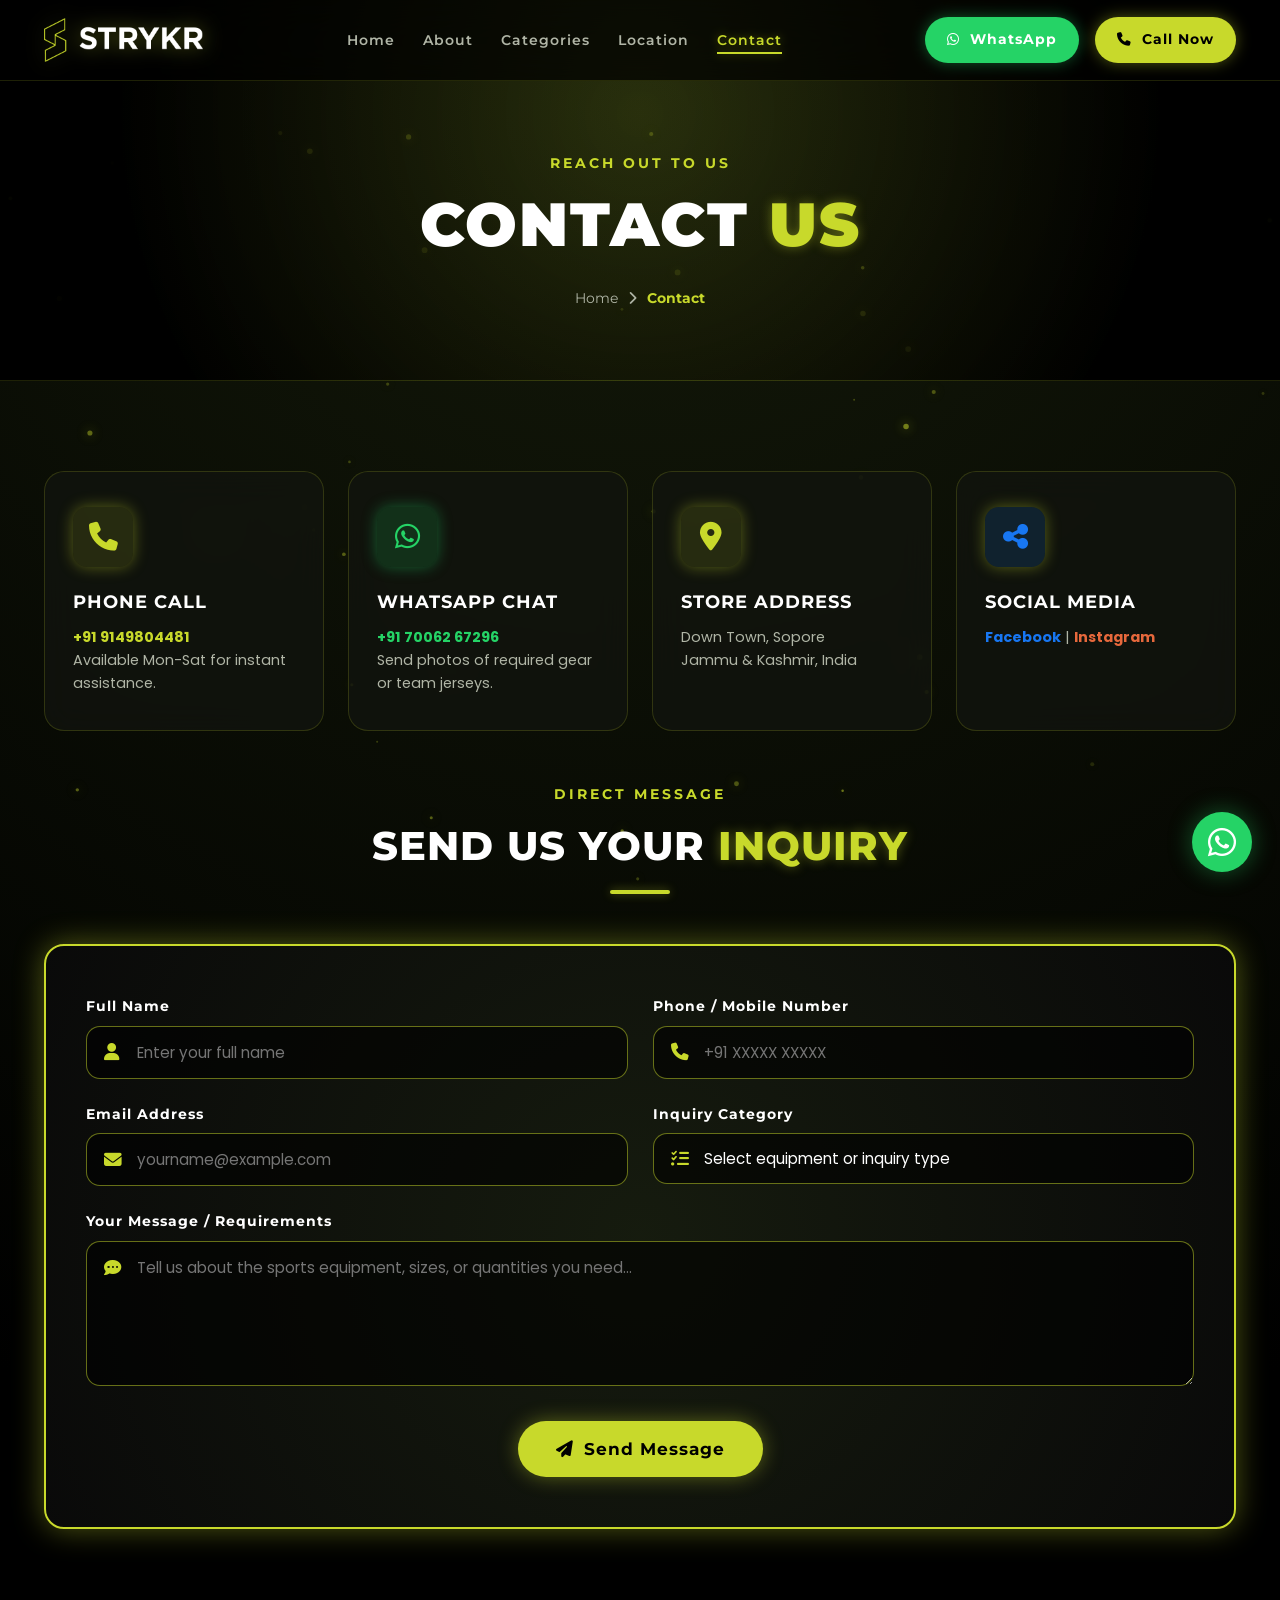
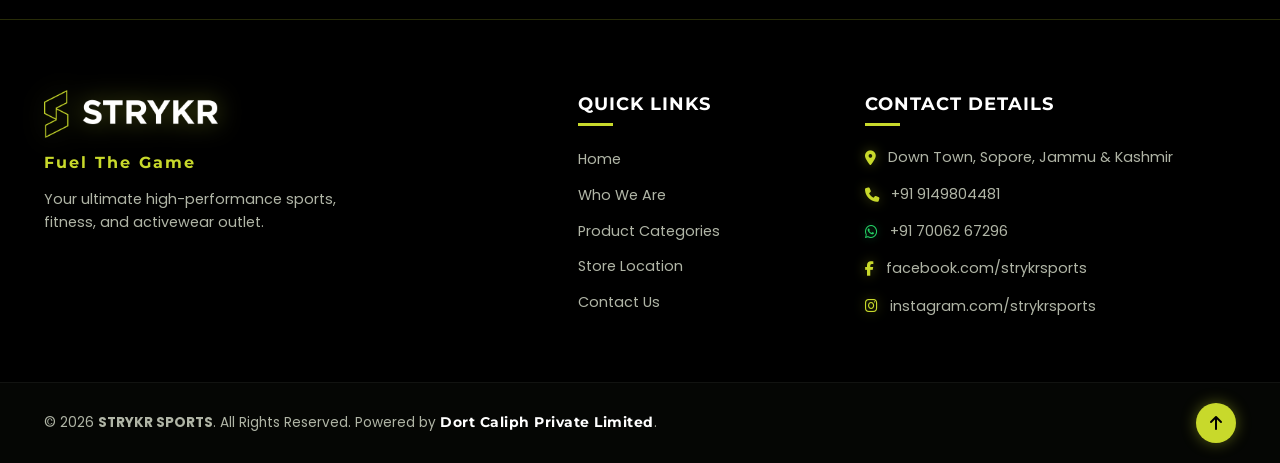
<file: contact.html>
<!DOCTYPE html>
<html lang="en">

<head>
    <meta charset="UTF-8">
    <meta name="viewport" content="width=device-width, initial-scale=1.0">
    <title>Contact Us | STRYKR SPORTS - Sopore</title>

    <!-- SEO Meta Tags -->
    <meta name="description"
        content="Get in touch with STRYKR SPORTS in Down Town, Sopore. Inquire about cricket bats, football gear, team jerseys, or fitness equipment via form, phone or WhatsApp.">
    <meta name="keywords" content="Contact STRYKR SPORTS, Phone Sopore Sports Shop, WhatsApp Sopore Sports Shop">
    <meta name="author" content="STRYKR SPORTS">
    <meta name="robots" content="index, follow">

    <!-- Favicon -->
    <link rel="icon" type="image/png" href="assets/icon.png">

    <!-- Google Fonts: Montserrat & Orbitron & Poppins -->
    <link rel="preconnect" href="https://fonts.googleapis.com">
    <link rel="preconnect" href="https://fonts.gstatic.com" crossorigin>
    <link
        href="https://fonts.googleapis.com/css2?family=Montserrat:wght@400;600;700;800;900&family=Orbitron:wght@400;600;700;800;900&family=Poppins:wght@300;400;500;600;700&display=swap"
        rel="stylesheet">

    <!-- FontAwesome for Icons -->
    <link rel="stylesheet" href="https://cdnjs.cloudflare.com/ajax/libs/font-awesome/6.4.0/css/all.min.css"
        integrity="sha512-iecdLmaskl7CVkqkXNQ/ZH/XLlvWZOJyj7Yy7tcenmpD1ypASozpmT/E0iPtmFIB46ZmdtAc9eNBvH0H/ZpiBw=="
        crossorigin="anonymous" referrerpolicy="no-referrer" />

    <!-- Stylesheet -->
    <link rel="stylesheet" href="style.css">
</head>

<body>

    <!-- Floating Canvas Background -->
    <canvas id="particleCanvas"></canvas>

    <!-- Header / Navigation -->
    <header class="glass-header" id="header">
        <div class="container header-container">
            <a href="index.html" class="nav-brand">
                <img src="assets/logo.png" alt="STRYKR SPORTS Logo" class="brand-logo-header-img">
            </a>

            <nav class="nav-menu" id="navMenu">
                <ul class="nav-list">
                    <li><a href="index.html" class="nav-link">Home</a></li>
                    <li><a href="about.html" class="nav-link">About</a></li>
                    <li><a href="categories.html" class="nav-link">Categories</a></li>
                    <li><a href="location.html" class="nav-link">Location</a></li>
                    <li><a href="contact.html" class="nav-link active">Contact</a></li>
                </ul>
            </nav>

            <div class="header-actions">
                <a href="https://wa.me/917006267296" target="_blank" rel="noopener noreferrer"
                    class="btn btn-whatsapp-sm btn-header-cta">
                    <i class="fa-brands fa-whatsapp"></i> WhatsApp
                </a>
                <a href="tel:+919149804481" class="btn btn-neon-sm btn-header-cta">
                    <i class="fa-solid fa-phone"></i> Call Now
                </a>
                <button class="hamburger" id="hamburger" aria-label="Toggle Navigation Menu">
                    <span></span>
                    <span></span>
                    <span></span>
                </button>
            </div>
        </div>
    </header>

    <main>
        <!-- PAGE BANNER -->
        <section class="page-banner">
            <div class="container">
                <span class="page-banner-subtitle">REACH OUT TO US</span>
                <h1 class="page-banner-title">Contact <span class="accent-text">Us</span></h1>
                <div class="breadcrumb">
                    <a href="index.html">Home</a>
                    <i class="fa-solid fa-chevron-right"></i>
                    <span class="current">Contact</span>
                </div>
            </div>
        </section>

        <!-- CONTACT MAIN SECTION -->
        <section class="section contact-section">
            <div class="container">
                <!-- DIRECT CONTACT HIGHLIGHTS -->
                <div class="why-grid" style="margin-bottom: 50px;">
                    <div class="glass-card why-card fade-up">
                        <div class="why-icon-box">
                            <i class="fa-solid fa-phone"></i>
                        </div>
                        <h3 class="why-title">Phone Call</h3>
                        <p class="why-desc"><a href="tel:+919149804481"
                                style="color: var(--neon-accent); font-weight:700;">+91 9149804481</a><br>Available
                            Mon-Sat for instant assistance.</p>
                    </div>

                    <div class="glass-card why-card fade-up">
                        <div class="why-icon-box"
                            style="background: rgba(37, 211, 102, 0.15); color: var(--whatsapp-green); box-shadow: 0 0 15px var(--whatsapp-glow);">
                            <i class="fa-brands fa-whatsapp"></i>
                        </div>
                        <h3 class="why-title">WhatsApp Chat</h3>
                        <p class="why-desc"><a href="https://wa.me/917006267296" target="_blank"
                                rel="noopener noreferrer" style="color: var(--whatsapp-green); font-weight:700;">+91
                                70062 67296</a><br>Send photos of required gear or team jerseys.</p>
                    </div>

                    <div class="glass-card why-card fade-up">
                        <div class="why-icon-box">
                            <i class="fa-solid fa-location-dot"></i>
                        </div>
                        <h3 class="why-title">Store Address</h3>
                        <p class="why-desc">Down Town, Sopore<br>Jammu & Kashmir, India</p>
                    </div>

                    <div class="glass-card why-card fade-up">
                        <div class="why-icon-box" style="background: rgba(24, 119, 242, 0.15); color: #1877F2;">
                            <i class="fa-solid fa-share-nodes"></i>
                        </div>
                        <h3 class="why-title">Social Media</h3>
                        <p class="why-desc">
                            <a href="https://www.facebook.com/strykrsports" target="_blank" rel="noopener noreferrer"
                                style="color: #1877F2; font-weight:700;">Facebook</a> |
                            <a href="https://www.instagram.com/strykrsports/" target="_blank" rel="noopener noreferrer"
                                style="color: #e6683c; font-weight:700;">Instagram</a>
                        </p>
                    </div>
                </div>

                <!-- FORM HEADER & CARD -->
                <div class="section-header center fade-up">
                    <span class="section-subtitle">DIRECT MESSAGE</span>
                    <h2 class="section-title">Send Us Your <span class="accent-text">Inquiry</span></h2>
                    <div class="title-line center"></div>
                </div>

                <div class="glass-card contact-card glow-border fade-up">
                    <form id="contactForm" class="contact-form" novalidate>
                        <div class="form-grid">
                            <!-- Full Name -->
                            <div class="form-group">
                                <label for="fullName">Full Name</label>
                                <div class="input-wrapper">
                                    <i class="fa-solid fa-user input-icon"></i>
                                    <input type="text" id="fullName" name="fullName" placeholder="Enter your full name"
                                        required>
                                </div>
                            </div>

                            <!-- Phone Number -->
                            <div class="form-group">
                                <label for="phone">Phone / Mobile Number</label>
                                <div class="input-wrapper">
                                    <i class="fa-solid fa-phone input-icon"></i>
                                    <input type="tel" id="phone" name="phone" placeholder="+91 XXXXX XXXXX" required>
                                </div>
                            </div>

                            <!-- Email Address -->
                            <div class="form-group">
                                <label for="email">Email Address</label>
                                <div class="input-wrapper">
                                    <i class="fa-solid fa-envelope input-icon"></i>
                                    <input type="email" id="email" name="email" placeholder="yourname@example.com"
                                        required>
                                </div>
                            </div>

                            <!-- Category of Inquiry -->
                            <div class="form-group">
                                <label for="category">Inquiry Category</label>
                                <div class="input-wrapper">
                                    <i class="fa-solid fa-list-check input-icon"></i>
                                    <select id="category" name="category" required>
                                        <option value="" disabled selected>Select equipment or inquiry type</option>
                                        <option value="Cricket Gear">🏏 Cricket Gear & Bats</option>
                                        <option value="Football Gear">⚽ Football Gear & Studs</option>
                                        <option value="Badminton Rackets">🏸 Badminton & Shuttles</option>
                                        <option value="Team Jerseys">🎽 Custom Team Jerseys</option>
                                        <option value="Sports Shoes">👟 Sports Shoes & Footwear</option>
                                        <option value="Gym Accessories">💪 Gym & Fitness Equipment</option>
                                        <option value="School Bulk Orders">🏫 School / Academy Bulk Orders</option>
                                        <option value="General Inquiry">💬 General Inquiry</option>
                                    </select>
                                </div>
                            </div>
                        </div>

                        <!-- Message Field -->
                        <div class="form-group full-width">
                            <label for="message">Your Message / Requirements</label>
                            <div class="input-wrapper align-top">
                                <i class="fa-solid fa-comment-dots input-icon"></i>
                                <textarea id="message" name="message" rows="5"
                                    placeholder="Tell us about the sports equipment, sizes, or quantities you need..."
                                    required></textarea>
                            </div>
                        </div>

                        <!-- Submit Button -->
                        <div class="form-submit-wrapper">
                            <button type="submit" class="btn btn-neon btn-lg btn-submit" id="submitBtn">
                                <i class="fa-solid fa-paper-plane"></i> Send Message
                            </button>
                        </div>

                        <!-- Form Status Alert Box -->
                        <div id="formStatus" class="form-status-box hidden"></div>
                    </form>
                </div>
            </div>
        </section>
    </main>

    <!-- Floating WhatsApp Widget Button -->
    <a href="https://wa.me/917006267296" target="_blank" rel="noopener noreferrer" class="whatsapp-float-btn"
        title="Chat on WhatsApp">
        <i class="fa-brands fa-whatsapp"></i>
        <span class="whatsapp-tooltip">Chat with us</span>
    </a>

    <!-- FOOTER -->
    <footer class="footer">
        <div class="container footer-container">
            <div class="footer-brand-col">
                <a href="index.html" class="footer-logo">
                    <img src="assets/logo.png" alt="STRYKR SPORTS Logo" class="brand-logo-footer-img">
                </a>
                <p class="footer-tagline">Fuel The Game</p>
                <p class="footer-desc">Your ultimate high-performance sports, fitness, and activewear outlet.</p>
            </div>

            <div class="footer-links-col">
                <h4 class="footer-heading">Quick Links</h4>
                <ul class="footer-links">
                    <li><a href="index.html">Home</a></li>
                    <li><a href="about.html">Who We Are</a></li>
                    <li><a href="categories.html">Product Categories</a></li>
                    <li><a href="location.html">Store Location</a></li>
                    <li><a href="contact.html">Contact Us</a></li>
                </ul>
            </div>

            <div class="footer-contact-col">
                <h4 class="footer-heading">Contact Details</h4>
                <ul class="footer-contact-list">
                    <li>
                        <i class="fa-solid fa-location-dot accent-text"></i>
                        <a href="https://www.google.com/maps/place/Strykr+Sports+Sopore/@34.2820489,74.4630497,17z"
                            target="_blank" rel="noopener noreferrer">Down Town, Sopore, Jammu & Kashmir</a>
                    </li>
                    <li>
                        <i class="fa-solid fa-phone accent-text"></i>
                        <a href="tel:+919149804481">+91 9149804481</a>
                    </li>
                    <li>
                        <i class="fa-brands fa-whatsapp whatsapp-icon-color"></i>
                        <a href="https://wa.me/917006267296" target="_blank" rel="noopener noreferrer">+91 70062
                            67296</a>
                    </li>
                    <li>
                        <i class="fa-brands fa-facebook-f accent-text"></i>
                        <a href="https://www.facebook.com/strykrsports" target="_blank"
                            rel="noopener noreferrer">facebook.com/strykrsports</a>
                    </li>
                    <li>
                        <i class="fa-brands fa-instagram accent-text"></i>
                        <a href="https://www.instagram.com/strykrsports/" target="_blank"
                            rel="noopener noreferrer">instagram.com/strykrsports</a>
                    </li>
                </ul>
            </div>
        </div>

        <div class="footer-bottom">
            <div class="container footer-bottom-container">
                <p>&copy; 2026 <strong>STRYKR SPORTS</strong>. All Rights Reserved. Powered by <span
                        class="powered-by-text">Dort Caliph Private Limited</span>.</p>
                <a href="#header" class="back-to-top" aria-label="Back to top">
                    <i class="fa-solid fa-arrow-up"></i>
                </a>
            </div>
        </div>
    </footer>

    <!-- JavaScript File -->
    <script src="script.js"></script>
</body>

</html>
</file>
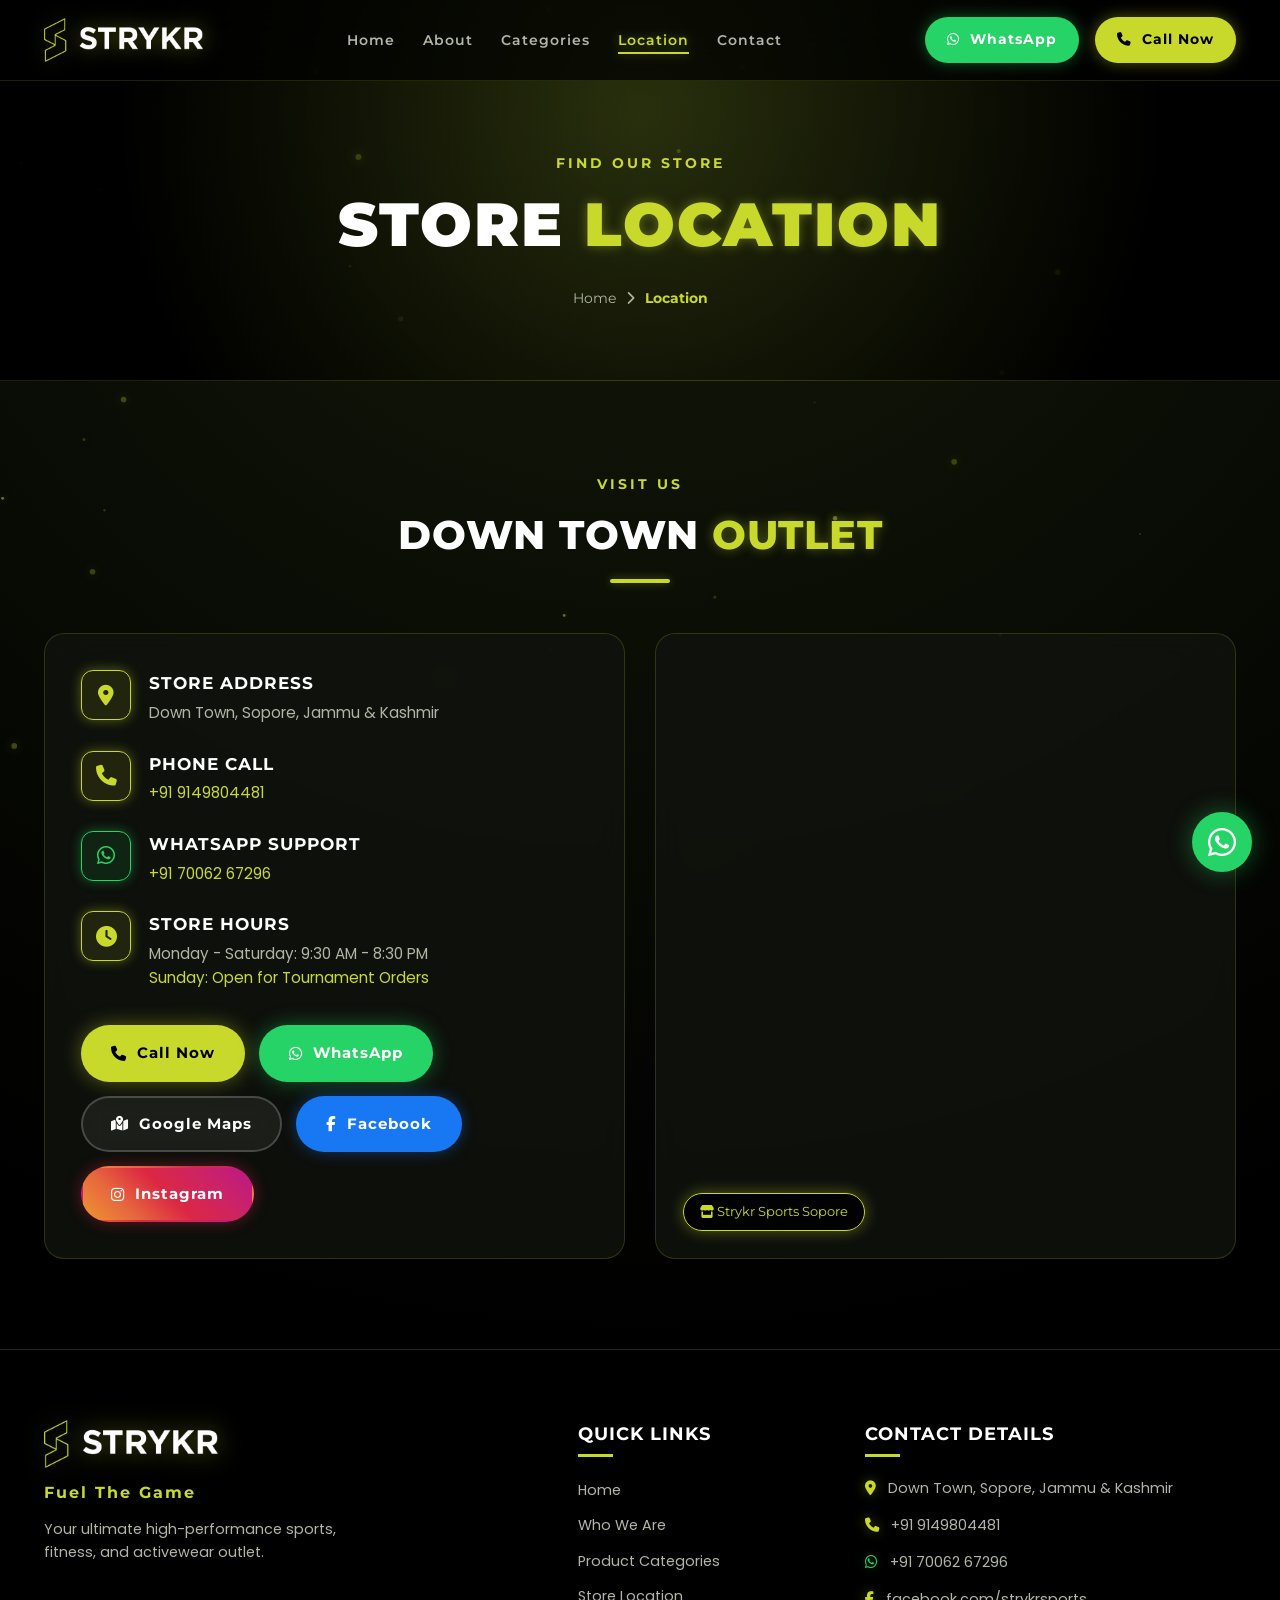
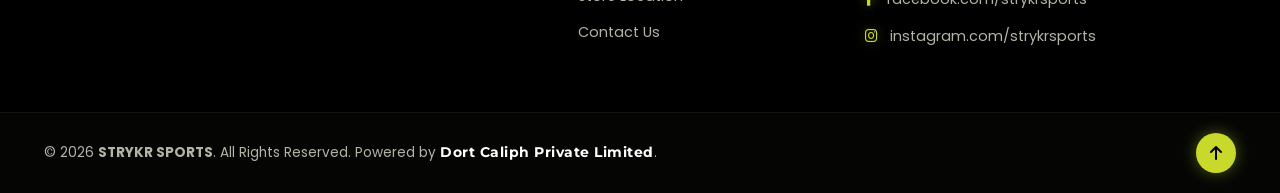
<file: location.html>
<!DOCTYPE html>
<html lang="en">

<head>
    <meta charset="UTF-8">
    <meta name="viewport" content="width=device-width, initial-scale=1.0">
    <title>Store Location | STRYKR SPORTS - Down Town, Sopore</title>

    <!-- SEO Meta Tags -->
    <meta name="description"
        content="Visit STRYKR SPORTS outlet in Down Town, Sopore for premium sports equipment, sportswear, shoes, team jerseys and gym accessories. Call +91 9149804481.">
    <meta name="keywords" content="STRYKR SPORTS Location, Sports Shop Down Town Sopore, Map Sopore Sports Shop">
    <meta name="author" content="STRYKR SPORTS">
    <meta name="robots" content="index, follow">

    <!-- Favicon -->
    <link rel="icon" type="image/png" href="assets/icon.png">

    <!-- Google Fonts: Montserrat & Orbitron & Poppins -->
    <link rel="preconnect" href="https://fonts.googleapis.com">
    <link rel="preconnect" href="https://fonts.gstatic.com" crossorigin>
    <link
        href="https://fonts.googleapis.com/css2?family=Montserrat:wght@400;600;700;800;900&family=Orbitron:wght@400;600;700;800;900&family=Poppins:wght@300;400;500;600;700&display=swap"
        rel="stylesheet">

    <!-- FontAwesome for Icons -->
    <link rel="stylesheet" href="https://cdnjs.cloudflare.com/ajax/libs/font-awesome/6.4.0/css/all.min.css"
        integrity="sha512-iecdLmaskl7CVkqkXNQ/ZH/XLlvWZOJyj7Yy7tcenmpD1ypASozpmT/E0iPtmFIB46ZmdtAc9eNBvH0H/ZpiBw=="
        crossorigin="anonymous" referrerpolicy="no-referrer" />

    <!-- Stylesheet -->
    <link rel="stylesheet" href="style.css">
</head>

<body>

    <!-- Floating Canvas Background -->
    <canvas id="particleCanvas"></canvas>

    <!-- Header / Navigation -->
    <header class="glass-header" id="header">
        <div class="container header-container">
            <a href="index.html" class="nav-brand">
                <img src="assets/logo.png" alt="STRYKR SPORTS Logo" class="brand-logo-header-img">
            </a>

            <nav class="nav-menu" id="navMenu">
                <ul class="nav-list">
                    <li><a href="index.html" class="nav-link">Home</a></li>
                    <li><a href="about.html" class="nav-link">About</a></li>
                    <li><a href="categories.html" class="nav-link">Categories</a></li>
                    <li><a href="location.html" class="nav-link active">Location</a></li>
                    <li><a href="contact.html" class="nav-link">Contact</a></li>
                </ul>
            </nav>

            <div class="header-actions">
                <a href="https://wa.me/917006267296" target="_blank" rel="noopener noreferrer"
                    class="btn btn-whatsapp-sm btn-header-cta">
                    <i class="fa-brands fa-whatsapp"></i> WhatsApp
                </a>
                <a href="tel:+919149804481" class="btn btn-neon-sm btn-header-cta">
                    <i class="fa-solid fa-phone"></i> Call Now
                </a>
                <button class="hamburger" id="hamburger" aria-label="Toggle Navigation Menu">
                    <span></span>
                    <span></span>
                    <span></span>
                </button>
            </div>
        </div>
    </header>

    <main>
        <!-- PAGE BANNER -->
        <section class="page-banner">
            <div class="container">
                <span class="page-banner-subtitle">FIND OUR STORE</span>
                <h1 class="page-banner-title">Store <span class="accent-text">Location</span></h1>
                <div class="breadcrumb">
                    <a href="index.html">Home</a>
                    <i class="fa-solid fa-chevron-right"></i>
                    <span class="current">Location</span>
                </div>
            </div>
        </section>

        <!-- STORE LOCATION MAIN SECTION -->
        <section class="section location-section">
            <div class="container">
                <div class="section-header center fade-up">
                    <span class="section-subtitle">VISIT US</span>
                    <h2 class="section-title">Down Town <span class="accent-text">Outlet</span></h2>
                    <div class="title-line center"></div>
                </div>

                <div class="location-wrapper">
                    <!-- Location Info Card -->
                    <div class="glass-card location-info-card fade-up">
                        <div class="info-item">
                            <div class="info-icon"><i class="fa-solid fa-location-dot"></i></div>
                            <div>
                                <h4>Store Address</h4>
                                <p>Down Town, Sopore, Jammu & Kashmir</p>
                            </div>
                        </div>

                        <div class="info-item">
                            <div class="info-icon"><i class="fa-solid fa-phone"></i></div>
                            <div>
                                <h4>Phone Call</h4>
                                <p><a href="tel:+919149804481">+91 9149804481</a></p>
                            </div>
                        </div>

                        <div class="info-item">
                            <div class="info-icon info-icon-whatsapp"><i class="fa-brands fa-whatsapp"></i></div>
                            <div>
                                <h4>WhatsApp Support</h4>
                                <p><a href="https://wa.me/917006267296" target="_blank" rel="noopener noreferrer">+91
                                        70062 67296</a></p>
                            </div>
                        </div>

                        <div class="info-item">
                            <div class="info-icon"><i class="fa-solid fa-clock"></i></div>
                            <div>
                                <h4>Store Hours</h4>
                                <p>Monday - Saturday: 9:30 AM - 8:30 PM<br><span
                                        style="color: var(--neon-accent);">Sunday: Open for Tournament Orders</span></p>
                            </div>
                        </div>

                        <div class="location-buttons">
                            <a href="tel:+919149804481" class="btn btn-neon">
                                <i class="fa-solid fa-phone"></i> Call Now
                            </a>
                            <a href="https://wa.me/917006267296" target="_blank" rel="noopener noreferrer"
                                class="btn btn-whatsapp">
                                <i class="fa-brands fa-whatsapp"></i> WhatsApp
                            </a>
                            <a href="https://www.google.com/maps/place/Strykr+Sports+Sopore/@34.2820489,74.4630497,17z"
                                target="_blank" rel="noopener noreferrer" class="btn btn-glass">
                                <i class="fa-solid fa-map-location-dot"></i> Google Maps
                            </a>
                            <a href="https://www.facebook.com/strykrsports" target="_blank" rel="noopener noreferrer"
                                class="btn btn-facebook">
                                <i class="fa-brands fa-facebook-f"></i> Facebook
                            </a>
                            <a href="https://www.instagram.com/strykrsports/" target="_blank" rel="noopener noreferrer"
                                class="btn btn-instagram">
                                <i class="fa-brands fa-instagram"></i> Instagram
                            </a>
                        </div>
                    </div>

                    <!-- Visual Map Showcase with Official Google Maps Embed -->
                    <div class="glass-card map-card fade-up">
                        <div class="map-placeholder">
                            <iframe title="Strykr Sports Sopore Google Map"
                                src="https://www.google.com/maps/embed?pb=!1m18!1m12!1m3!1d3296.6863742846967!2d74.4630497!3d34.2820489!2m3!1f0!2f0!3f0!3m2!1i1024!2i768!4f13.1!3m3!1m2!1s0x38e1090e3018ac29%3A0x9ba3fb1ba873b824!2sStrykr%20Sports%20Sopore!5e0!3m2!1sen!2sin!4v1787044513087!5m2!1sen!2sin"
                                width="100%" height="100%" style="border:0;" allowfullscreen="" loading="lazy"
                                referrerpolicy="strict-origin-when-cross-origin">
                            </iframe>
                            <div class="map-overlay-badge">
                                <i class="fa-solid fa-store"></i> Strykr Sports Sopore
                            </div>
                        </div>
                    </div>
                </div>
            </div>
        </section>
    </main>

    <!-- Floating WhatsApp Widget Button -->
    <a href="https://wa.me/917006267296" target="_blank" rel="noopener noreferrer" class="whatsapp-float-btn"
        title="Chat on WhatsApp">
        <i class="fa-brands fa-whatsapp"></i>
        <span class="whatsapp-tooltip">Chat with us</span>
    </a>

    <!-- FOOTER -->
    <footer class="footer">
        <div class="container footer-container">
            <div class="footer-brand-col">
                <a href="index.html" class="footer-logo">
                    <img src="assets/logo.png" alt="STRYKR SPORTS Logo" class="brand-logo-footer-img">
                </a>
                <p class="footer-tagline">Fuel The Game</p>
                <p class="footer-desc">Your ultimate high-performance sports, fitness, and activewear outlet.
                </p>
            </div>

            <div class="footer-links-col">
                <h4 class="footer-heading">Quick Links</h4>
                <ul class="footer-links">
                    <li><a href="index.html">Home</a></li>
                    <li><a href="about.html">Who We Are</a></li>
                    <li><a href="categories.html">Product Categories</a></li>
                    <li><a href="location.html">Store Location</a></li>
                    <li><a href="contact.html">Contact Us</a></li>
                </ul>
            </div>

            <div class="footer-contact-col">
                <h4 class="footer-heading">Contact Details</h4>
                <ul class="footer-contact-list">
                    <li>
                        <i class="fa-solid fa-location-dot accent-text"></i>
                        <a href="https://www.google.com/maps/place/Strykr+Sports+Sopore/@34.2820489,74.4630497,17z"
                            target="_blank" rel="noopener noreferrer">Down Town, Sopore, Jammu & Kashmir</a>
                    </li>
                    <li>
                        <i class="fa-solid fa-phone accent-text"></i>
                        <a href="tel:+919149804481">+91 9149804481</a>
                    </li>
                    <li>
                        <i class="fa-brands fa-whatsapp whatsapp-icon-color"></i>
                        <a href="https://wa.me/917006267296" target="_blank" rel="noopener noreferrer">+91 70062
                            67296</a>
                    </li>
                    <li>
                        <i class="fa-brands fa-facebook-f accent-text"></i>
                        <a href="https://www.facebook.com/strykrsports" target="_blank"
                            rel="noopener noreferrer">facebook.com/strykrsports</a>
                    </li>
                    <li>
                        <i class="fa-brands fa-instagram accent-text"></i>
                        <a href="https://www.instagram.com/strykrsports/" target="_blank"
                            rel="noopener noreferrer">instagram.com/strykrsports</a>
                    </li>
                </ul>
            </div>
        </div>

        <div class="footer-bottom">
            <div class="container footer-bottom-container">
                <p>&copy; 2026 <strong>STRYKR SPORTS</strong>. All Rights Reserved. Powered by <span
                        class="powered-by-text">Dort Caliph Private Limited</span>.</p>
                <a href="#header" class="back-to-top" aria-label="Back to top">
                    <i class="fa-solid fa-arrow-up"></i>
                </a>
            </div>
        </div>
    </footer>

    <!-- JavaScript File -->
    <script src="script.js"></script>
</body>

</html>
</file>
<file: style.css>
/* ==========================================================================
   STRYKR SPORTS - Main Stylesheet
   Color Palette:
   Primary: #000000 (Deep Dark)
   Accent: #C8D92B (High-Octane Neon Green)
   Secondary: #FFFFFF (Pure White)
   WhatsApp Accent: #25D366
   Typography: Gotham / Montserrat (Primary Headings & Display), Poppins (Body)
   ========================================================================== */

:root {
    --bg-primary: #000000;
    --bg-dark-alt: #0b0d09;
    --bg-card: rgba(18, 20, 15, 0.75);
    --bg-card-hover: rgba(28, 32, 22, 0.85);
    
    --neon-accent: #C8D92B;
    --neon-accent-hover: #d7e838;
    --neon-glow: rgba(200, 217, 43, 0.4);
    --neon-glow-strong: rgba(200, 217, 43, 0.8);
    
    --whatsapp-green: #25D366;
    --whatsapp-glow: rgba(37, 211, 102, 0.4);
    
    --text-light: #FFFFFF;
    --text-muted: #B0B5A6;
    --text-dark: #000000;
    
    --font-heading: 'Gotham', 'Montserrat', 'Orbitron', sans-serif;
    --font-body: 'Poppins', 'Montserrat', sans-serif;
    
    --border-glass: rgba(200, 217, 43, 0.18);
    --border-glass-hover: rgba(200, 217, 43, 0.5);
    
    --transition-fast: 0.25s cubic-bezier(0.4, 0, 0.2, 1);
    --transition-normal: 0.4s cubic-bezier(0.16, 1, 0.3, 1);
}

/* Base Resets */
*, *::before, *::after {
    box-sizing: border-box;
    margin: 0;
    padding: 0;
}

html {
    scroll-behavior: smooth;
    font-size: 16px;
    background-color: var(--bg-primary);
    color: var(--text-light);
    font-family: var(--font-body);
}

body {
    overflow-x: hidden;
    position: relative;
    background: radial-gradient(circle at 50% 0%, #151b0a 0%, #000000 70%);
    min-height: 100vh;
    line-height: 1.6;
}

/* Typography Utilities */
h1, h2, h3, h4, h5, h6 {
    font-family: var(--font-heading);
    letter-spacing: 1px;
    text-transform: uppercase;
}

a {
    color: inherit;
    text-decoration: none;
    transition: var(--transition-fast);
}

ul {
    list-style: none;
}

/* Custom Scrollbar */
::-webkit-scrollbar {
    width: 8px;
}
::-webkit-scrollbar-track {
    background: #000000;
}
::-webkit-scrollbar-thumb {
    background: var(--neon-accent);
    border-radius: 4px;
    box-shadow: 0 0 10px var(--neon-glow);
}

/* Floating Canvas */
#particleCanvas {
    position: fixed;
    top: 0;
    left: 0;
    width: 100vw;
    height: 100vh;
    pointer-events: none;
    z-index: 1;
    opacity: 0.6;
}

/* Preloader */
.preloader {
    position: fixed;
    top: 0;
    left: 0;
    width: 100%;
    height: 100%;
    background-color: #000000;
    display: flex;
    justify-content: center;
    align-items: center;
    z-index: 9999;
    transition: opacity 0.6s ease, visibility 0.6s ease;
}
.preloader.hidden {
    opacity: 0;
    visibility: hidden;
}
.preloader-content {
    text-align: center;
    display: flex;
    flex-direction: column;
    align-items: center;
}
.preloader-logo-wrapper {
    position: relative;
    width: 90px;
    height: 90px;
    margin-bottom: 20px;
    display: flex;
    align-items: center;
    justify-content: center;
}
.brand-logo-img {
    width: 60px;
    height: 60px;
    animation: pulseLogo 1.5s infinite alternate;
}
.glow-ring {
    position: absolute;
    top: -10px;
    left: -10px;
    right: -10px;
    bottom: -10px;
    border: 2px solid var(--neon-accent);
    border-radius: 50%;
    box-shadow: 0 0 25px var(--neon-glow);
    animation: spinRing 4s linear infinite;
}
.preloader-title {
    font-family: var(--font-heading);
    font-size: 1.8rem;
    font-weight: 800;
    color: var(--text-light);
    letter-spacing: 3px;
}
.loading-bar {
    width: 180px;
    height: 4px;
    background: rgba(255, 255, 255, 0.1);
    border-radius: 2px;
    margin: 15px 0;
    overflow: hidden;
}
.loading-progress {
    width: 0%;
    height: 100%;
    background: var(--neon-accent);
    box-shadow: 0 0 10px var(--neon-glow);
    animation: fillProgress 1.5s ease-in-out forwards;
}
.preloader-tagline {
    font-family: var(--font-heading);
    font-size: 0.85rem;
    color: var(--neon-accent);
    letter-spacing: 4px;
}

@keyframes spinRing {
    100% { transform: rotate(360deg); }
}
@keyframes pulseLogo {
    0% { transform: scale(0.95); filter: drop-shadow(0 0 5px var(--neon-glow)); }
    100% { transform: scale(1.05); filter: drop-shadow(0 0 20px var(--neon-glow-strong)); }
}
@keyframes fillProgress {
    0% { width: 0%; }
    100% { width: 100%; }
}

/* Layout Container */
.container {
    width: 100%;
    max-width: 1240px;
    margin: 0 auto;
    padding: 0 24px;
}

/* Glassmorphism Card Style */
.glass-card {
    background: var(--bg-card);
    backdrop-filter: blur(16px);
    -webkit-backdrop-filter: blur(16px);
    border: 1px solid var(--border-glass);
    border-radius: 20px;
    padding: 36px;
    position: relative;
    overflow: hidden;
    transition: var(--transition-normal);
}
.glass-card:hover {
    border-color: var(--border-glass-hover);
    box-shadow: 0 10px 35px rgba(200, 217, 43, 0.15);
}

/* Section Common Styles */
.section {
    padding: 90px 0;
    position: relative;
    z-index: 2;
}

.section-header {
    margin-bottom: 50px;
}
.section-header.center {
    text-align: center;
}

.section-subtitle {
    font-family: var(--font-heading);
    font-size: 0.85rem;
    color: var(--neon-accent);
    letter-spacing: 3px;
    font-weight: 700;
    display: inline-block;
    margin-bottom: 8px;
}

.section-title {
    font-size: 2.5rem;
    font-weight: 800;
    color: var(--text-light);
}

.accent-text {
    color: var(--neon-accent);
    text-shadow: 0 0 12px var(--neon-glow);
}

.title-line {
    width: 60px;
    height: 4px;
    background: var(--neon-accent);
    box-shadow: 0 0 10px var(--neon-glow);
    margin-top: 12px;
    border-radius: 2px;
}
.title-line.center {
    margin-left: auto;
    margin-right: auto;
}

/* MULTI-PAGE INNER BANNER HEADER */
.page-banner {
    position: relative;
    padding-top: 150px;
    padding-bottom: 70px;
    text-align: center;
    background: radial-gradient(circle at 50% 30%, rgba(200, 217, 43, 0.12) 0%, rgba(0, 0, 0, 0.95) 75%);
    border-bottom: 1px solid rgba(200, 217, 43, 0.15);
    z-index: 2;
}
.page-banner-subtitle {
    font-family: var(--font-heading);
    font-size: 0.85rem;
    color: var(--neon-accent);
    letter-spacing: 3px;
    font-weight: 700;
    margin-bottom: 8px;
}
.page-banner-title {
    font-size: clamp(2.2rem, 5vw, 3.8rem);
    font-weight: 900;
    color: #FFFFFF;
    letter-spacing: 2px;
    margin-bottom: 15px;
}
.breadcrumb {
    display: flex;
    align-items: center;
    justify-content: center;
    gap: 10px;
    font-family: var(--font-heading);
    font-size: 0.85rem;
    color: var(--text-muted);
}
.breadcrumb a {
    color: var(--text-muted);
}
.breadcrumb a:hover {
    color: var(--neon-accent);
}
.breadcrumb span.current {
    color: var(--neon-accent);
    font-weight: 700;
}

/* Buttons System */
.btn {
    display: inline-flex;
    align-items: center;
    justify-content: center;
    gap: 10px;
    padding: 14px 28px;
    border-radius: 50px;
    font-family: var(--font-heading);
    font-size: 0.95rem;
    font-weight: 700;
    letter-spacing: 1px;
    cursor: pointer;
    transition: var(--transition-normal);
    border: 2px solid transparent;
}

.btn-neon {
    background-color: var(--neon-accent);
    color: var(--text-dark);
    box-shadow: 0 0 20px var(--neon-glow);
}
.btn-neon:hover {
    background-color: var(--neon-accent-hover);
    transform: translateY(-3px) scale(1.02);
    box-shadow: 0 0 30px var(--neon-glow-strong);
    color: var(--text-dark);
}

.btn-neon-sm {
    padding: 10px 20px;
    font-size: 0.85rem;
    background-color: var(--neon-accent);
    color: var(--text-dark);
    box-shadow: 0 0 15px var(--neon-glow);
}
.btn-neon-sm:hover {
    transform: translateY(-2px);
    box-shadow: 0 0 22px var(--neon-glow-strong);
}

.btn-glass {
    background: rgba(255, 255, 255, 0.05);
    border-color: rgba(255, 255, 255, 0.2);
    color: var(--text-light);
    backdrop-filter: blur(10px);
}
.btn-glass:hover {
    background: rgba(200, 217, 43, 0.15);
    border-color: var(--neon-accent);
    color: var(--neon-accent);
    transform: translateY(-3px);
    box-shadow: 0 0 20px var(--neon-glow);
}

/* WhatsApp Buttons */
.btn-whatsapp {
    background-color: var(--whatsapp-green);
    color: #FFFFFF;
    box-shadow: 0 0 20px var(--whatsapp-glow);
}
.btn-whatsapp:hover {
    background-color: #20bd5a;
    transform: translateY(-3px) scale(1.02);
    box-shadow: 0 0 30px rgba(37, 211, 102, 0.8);
    color: #FFFFFF;
}

.btn-whatsapp-sm {
    padding: 10px 20px;
    font-size: 0.85rem;
    background-color: var(--whatsapp-green);
    color: #FFFFFF;
    box-shadow: 0 0 15px var(--whatsapp-glow);
}
.btn-whatsapp-sm:hover {
    transform: translateY(-2px);
    box-shadow: 0 0 25px rgba(37, 211, 102, 0.8);
}

.btn-whatsapp-lg {
    padding: 16px 36px;
    font-size: 1.05rem;
    background-color: var(--whatsapp-green);
    color: #FFFFFF;
    box-shadow: 0 0 25px var(--whatsapp-glow);
    border-radius: 50px;
}
.btn-whatsapp-lg:hover {
    background-color: #20bd5a;
    transform: translateY(-4px) scale(1.02);
    box-shadow: 0 0 35px rgba(37, 211, 102, 0.85);
}

/* Facebook & Instagram Buttons */
.btn-facebook {
    background: #1877F2;
    color: #FFFFFF;
    box-shadow: 0 0 15px rgba(24, 119, 242, 0.4);
}
.btn-facebook:hover {
    background: #166fe5;
    transform: translateY(-3px);
    box-shadow: 0 0 25px rgba(24, 119, 242, 0.7);
}

.btn-facebook-lg {
    padding: 16px 36px;
    font-size: 1.05rem;
    background: #1877F2;
    color: #FFFFFF;
    box-shadow: 0 0 25px rgba(24, 119, 242, 0.5);
    border-radius: 50px;
}
.btn-facebook-lg:hover {
    background: #166fe5;
    transform: translateY(-4px) scale(1.02);
    box-shadow: 0 0 35px rgba(24, 119, 242, 0.8);
}

.btn-instagram {
    background: linear-gradient(45deg, #f09433 0%, #e6683c 25%, #dc2743 50%, #cc2366 75%, #bc1888 100%);
    color: #FFFFFF;
    box-shadow: 0 0 15px rgba(220, 39, 67, 0.4);
}
.btn-instagram:hover {
    transform: translateY(-3px);
    box-shadow: 0 0 25px rgba(220, 39, 67, 0.75);
}

.btn-instagram-lg {
    padding: 16px 36px;
    font-size: 1.05rem;
    background: linear-gradient(45deg, #f09433 0%, #e6683c 25%, #dc2743 50%, #cc2366 75%, #bc1888 100%);
    color: #FFFFFF;
    box-shadow: 0 0 25px rgba(220, 39, 67, 0.5);
    border-radius: 50px;
}
.btn-instagram-lg:hover {
    transform: translateY(-4px) scale(1.02);
    box-shadow: 0 0 35px rgba(220, 39, 67, 0.85);
}

.social-btn-group {
    display: flex;
    gap: 20px;
    justify-content: center;
    flex-wrap: wrap;
}

.btn-lg {
    padding: 16px 36px;
    font-size: 1.05rem;
}

/* Floating WhatsApp Widget Button */
.whatsapp-float-btn {
    position: fixed;
    bottom: 28px;
    right: 28px;
    width: 60px;
    height: 60px;
    background-color: var(--whatsapp-green);
    color: #FFFFFF;
    border-radius: 50%;
    display: flex;
    align-items: center;
    justify-content: center;
    font-size: 2rem;
    z-index: 999;
    box-shadow: 0 0 25px var(--whatsapp-glow);
    transition: var(--transition-normal);
}
.whatsapp-float-btn:hover {
    transform: scale(1.1) translateY(-4px);
    box-shadow: 0 0 35px rgba(37, 211, 102, 0.9);
}

.whatsapp-tooltip {
    position: absolute;
    right: 70px;
    background: rgba(0, 0, 0, 0.85);
    color: #FFFFFF;
    padding: 6px 14px;
    border-radius: 20px;
    font-size: 0.8rem;
    font-family: var(--font-heading);
    white-space: nowrap;
    border: 1px solid var(--whatsapp-green);
    opacity: 0;
    pointer-events: none;
    transition: var(--transition-fast);
}
.whatsapp-float-btn:hover .whatsapp-tooltip {
    opacity: 1;
}

/* HEADER & NAV */
.glass-header {
    position: fixed;
    top: 0;
    left: 0;
    width: 100%;
    z-index: 1000;
    background: rgba(0, 0, 0, 0.7);
    backdrop-filter: blur(20px);
    -webkit-backdrop-filter: blur(20px);
    border-bottom: 1px solid rgba(200, 217, 43, 0.15);
    transition: var(--transition-fast);
}

.header-container {
    display: flex;
    justify-content: space-between;
    align-items: center;
    height: 80px;
}

.nav-brand {
    display: flex;
    align-items: center;
}
.brand-logo-header-img {
    height: 44px;
    width: auto;
    filter: drop-shadow(0 0 10px var(--neon-glow));
    transition: var(--transition-fast);
}
.brand-logo-header-img:hover {
    filter: drop-shadow(0 0 18px var(--neon-glow-strong));
    transform: scale(1.03);
}

.nav-list {
    display: flex;
    gap: 28px;
}

.nav-link {
    font-family: var(--font-heading);
    font-size: 0.85rem;
    font-weight: 600;
    color: var(--text-muted);
    letter-spacing: 1px;
    position: relative;
    padding: 6px 0;
}
.nav-link:hover, .nav-link.active {
    color: var(--neon-accent);
    text-shadow: 0 0 8px var(--neon-glow);
}
.nav-link::after {
    content: '';
    position: absolute;
    bottom: 0;
    left: 0;
    width: 0%;
    height: 2px;
    background: var(--neon-accent);
    box-shadow: 0 0 8px var(--neon-glow);
    transition: var(--transition-fast);
}
.nav-link:hover::after, .nav-link.active::after {
    width: 100%;
}

.header-actions {
    display: flex;
    align-items: center;
    gap: 16px;
}

.hamburger {
    display: none;
    flex-direction: column;
    justify-content: space-between;
    width: 30px;
    height: 20px;
    background: transparent;
    border: none;
    cursor: pointer;
}
.hamburger span {
    width: 100%;
    height: 3px;
    background-color: var(--text-light);
    border-radius: 2px;
    transition: var(--transition-fast);
}
.hamburger.active span:nth-child(1) {
    transform: translateY(8px) rotate(45deg);
    background-color: var(--neon-accent);
}
.hamburger.active span:nth-child(2) {
    opacity: 0;
}
.hamburger.active span:nth-child(3) {
    transform: translateY(-9px) rotate(-45deg);
    background-color: var(--neon-accent);
}

/* 1. HERO SECTION (HOME PAGE) */
.hero-section {
    position: relative;
    min-height: 100vh;
    padding-top: 130px;
    padding-bottom: 80px;
    display: flex;
    align-items: center;
    justify-content: center;
    overflow: hidden;
    text-align: center;
}

.hero-overlay {
    position: absolute;
    top: 0;
    left: 0;
    width: 100%;
    height: 100%;
    background: radial-gradient(circle at center, rgba(0, 0, 0, 0.4) 0%, rgba(0, 0, 0, 0.95) 85%);
    z-index: 2;
}

/* Hero Silhouette Background Visuals */
.hero-bg-silhouettes {
    position: absolute;
    top: 0;
    left: 0;
    width: 100%;
    height: 100%;
    z-index: 1;
    opacity: 0.18;
    pointer-events: none;
}

.silhouette {
    position: absolute;
    background-repeat: no-repeat;
    background-size: contain;
    filter: drop-shadow(0 0 15px var(--neon-accent));
}

.cricket-silhouette {
    top: 15%;
    left: 5%;
    width: 250px;
    height: 250px;
    background-image: url("data:image/svg+xml,%3Csvg xmlns='http://www.w3.org/2000/svg' viewBox='0 0 100 100' fill='%23C8D92B'%3E%3Cpath d='M30,80 L70,20 L80,25 L40,85 Z'/%3E%3Ccircle cx='75' cy='15' r='8'/%3E%3C/svg%3E");
    animation: floatSlow 8s ease-in-out infinite alternate;
}

.football-silhouette {
    bottom: 15%;
    right: 6%;
    width: 280px;
    height: 280px;
    background-image: url("data:image/svg+xml,%3Csvg xmlns='http://www.w3.org/2000/svg' viewBox='0 0 100 100' fill='%23C8D92B'%3E%3Ccircle cx='50' cy='50' r='35' stroke='%23C8D92B' stroke-width='4' fill='none'/%3E%3Cpolygon points='50,25 60,35 55,48 45,48 40,35'/%3E%3C/svg%3E");
    animation: floatSlow 10s ease-in-out infinite alternate-reverse;
}

.badminton-silhouette {
    top: 20%;
    right: 8%;
    width: 220px;
    height: 220px;
    background-image: url("data:image/svg+xml,%3Csvg xmlns='http://www.w3.org/2000/svg' viewBox='0 0 100 100' fill='%23C8D92B'%3E%3Cellipse cx='40' cy='30' rx='20' ry='25' fill='none' stroke='%23C8D92B' stroke-width='3'/%3E%3Cline x1='40' y1='55' x2='75' y2='90' stroke='%23C8D92B' stroke-width='4'/%3E%3C/svg%3E");
    animation: floatSlow 9s ease-in-out infinite alternate;
}

.fitness-silhouette {
    bottom: 12%;
    left: 8%;
    width: 240px;
    height: 240px;
    background-image: url("data:image/svg+xml,%3Csvg xmlns='http://www.w3.org/2000/svg' viewBox='0 0 100 100' fill='%23C8D92B'%3E%3Crect x='20' y='45' width='12' height='30' rx='3'/%3E%3Crect x='68' y='45' width='12' height='30' rx='3'/%3E%3Crect x='32' y='55' width='36' height='10' rx='2'/%3E%3C/svg%3E");
    animation: floatSlow 7s ease-in-out infinite alternate-reverse;
}

@keyframes floatSlow {
    0% { transform: translateY(0px) rotate(0deg); }
    100% { transform: translateY(-20px) rotate(5deg); }
}

.hero-container {
    position: relative;
    z-index: 3;
    display: flex;
    flex-direction: column;
    align-items: center;
}

.badge-coming-soon {
    display: inline-flex;
    align-items: center;
    gap: 8px;
    padding: 8px 20px;
    background: rgba(200, 217, 43, 0.12);
    border: 1px solid var(--neon-accent);
    border-radius: 50px;
    color: var(--neon-accent);
    font-family: var(--font-heading);
    font-size: 0.8rem;
    font-weight: 700;
    letter-spacing: 2px;
    box-shadow: 0 0 20px var(--neon-glow);
}

.pulse-dot {
    width: 8px;
    height: 8px;
    background: var(--neon-accent);
    border-radius: 50%;
    box-shadow: 0 0 10px var(--neon-accent);
    animation: blinkDot 1.2s infinite;
}

@keyframes blinkDot {
    0%, 100% { opacity: 1; transform: scale(1); }
    50% { opacity: 0.3; transform: scale(0.7); }
}

.hero-logo-box {
    margin: 25px 0 15px;
    display: flex;
    align-items: center;
    justify-content: center;
    max-width: 360px;
    width: 90%;
}
.hero-brand-logo-img {
    width: 100%;
    height: auto;
    filter: drop-shadow(0 0 30px var(--neon-glow-strong));
    animation: floatSlow 5s ease-in-out infinite alternate;
}

.hero-title {
    font-size: clamp(2.8rem, 7vw, 5.5rem);
    font-weight: 900;
    line-height: 1.1;
    margin-bottom: 12px;
}

.neon-glow-text {
    color: var(--neon-accent);
    text-shadow: 0 0 20px var(--neon-glow), 0 0 40px var(--neon-glow);
}

.hero-subheading {
    font-family: var(--font-heading);
    font-size: clamp(1.4rem, 3.5vw, 2.4rem);
    font-weight: 800;
    color: #FFFFFF;
    letter-spacing: 4px;
    text-transform: uppercase;
    margin-bottom: 24px;
}

.hero-description {
    font-size: 1.1rem;
    color: var(--text-muted);
    max-width: 680px;
    margin: 0 auto 35px;
    font-weight: 400;
}

.hero-buttons {
    display: flex;
    gap: 20px;
    flex-wrap: wrap;
    justify-content: center;
    margin-bottom: 50px;
}

.hero-stats {
    display: flex;
    align-items: center;
    justify-content: center;
    gap: 30px;
    background: rgba(18, 20, 15, 0.7);
    border: 1px solid var(--border-glass);
    backdrop-filter: blur(12px);
    padding: 20px 40px;
    border-radius: 50px;
    margin-bottom: 40px;
}
.stat-item {
    text-align: center;
}
.stat-number {
    font-family: var(--font-heading);
    font-size: 1.8rem;
    font-weight: 800;
    color: var(--neon-accent);
}
.stat-plus {
    font-family: var(--font-heading);
    font-size: 1.5rem;
    font-weight: 800;
    color: var(--neon-accent);
}
.stat-label {
    display: block;
    font-size: 0.75rem;
    color: var(--text-muted);
    text-transform: uppercase;
    letter-spacing: 1px;
}
.stat-divider {
    width: 1px;
    height: 35px;
    background: rgba(255, 255, 255, 0.15);
}

/* Scroll Indicator */
.scroll-indicator {
    display: flex;
    flex-direction: column;
    align-items: center;
    gap: 8px;
    color: var(--text-muted);
    transition: var(--transition-fast);
}
.scroll-indicator:hover {
    color: var(--neon-accent);
}
.scroll-text {
    font-family: var(--font-heading);
    font-size: 0.7rem;
    letter-spacing: 2px;
}
.mouse {
    width: 24px;
    height: 38px;
    border: 2px solid var(--text-muted);
    border-radius: 12px;
    display: flex;
    justify-content: center;
    padding-top: 6px;
}
.scroll-indicator:hover .mouse {
    border-color: var(--neon-accent);
    box-shadow: 0 0 10px var(--neon-glow);
}
.wheel {
    width: 4px;
    height: 8px;
    background-color: var(--neon-accent);
    border-radius: 2px;
    animation: scrollWheel 1.5s infinite;
}

@keyframes scrollWheel {
    0% { transform: translateY(0); opacity: 1; }
    100% { transform: translateY(12px); opacity: 0; }
}

/* 2. ABOUT STRYKR SPORTS */
.about-card {
    background: linear-gradient(135deg, rgba(20, 24, 16, 0.85) 0%, rgba(10, 10, 10, 0.9) 100%);
}

.about-content {
    display: flex;
    flex-direction: column;
    gap: 30px;
}

.about-text {
    font-size: 1.15rem;
    line-height: 1.8;
    color: #E0E5D5;
}

.about-highlights {
    display: grid;
    grid-template-columns: repeat(auto-fit, minmax(280px, 1fr));
    gap: 24px;
    margin-top: 10px;
}

.highlight-box {
    display: flex;
    align-items: flex-start;
    gap: 16px;
    padding: 20px;
    background: rgba(255, 255, 255, 0.03);
    border: 1px solid rgba(200, 217, 43, 0.15);
    border-radius: 16px;
    transition: var(--transition-fast);
}
.highlight-box:hover {
    border-color: var(--neon-accent);
    background: rgba(200, 217, 43, 0.05);
}

.highlight-icon {
    font-size: 1.8rem;
    color: var(--neon-accent);
    margin-top: 4px;
}
.highlight-box h4 {
    font-size: 1rem;
    margin-bottom: 4px;
    color: #FFFFFF;
}
.highlight-box p {
    font-size: 0.88rem;
    color: var(--text-muted);
}

/* 3. PRODUCT CATEGORIES */
.categories-grid {
    display: grid;
    grid-template-columns: repeat(auto-fit, minmax(230px, 1fr));
    gap: 24px;
}

.category-card {
    text-align: center;
    display: flex;
    flex-direction: column;
    align-items: center;
    justify-content: center;
    padding: 35px 24px;
    cursor: pointer;
    background: rgba(18, 20, 15, 0.8);
    transition: transform 0.4s ease, border-color 0.4s ease, box-shadow 0.4s ease;
}
.category-card:hover {
    transform: translateY(-10px) scale(1.02);
    border-color: var(--neon-accent);
    box-shadow: 0 15px 30px rgba(200, 217, 43, 0.2);
}

.category-icon-wrapper {
    width: 75px;
    height: 75px;
    border-radius: 50%;
    background: rgba(200, 217, 43, 0.08);
    border: 1px solid rgba(200, 217, 43, 0.3);
    display: flex;
    align-items: center;
    justify-content: center;
    margin-bottom: 20px;
    transition: var(--transition-normal);
}
.category-card:hover .category-icon-wrapper {
    background: var(--neon-accent);
    box-shadow: 0 0 20px var(--neon-glow-strong);
    transform: rotate(10deg);
}

.category-emoji {
    font-size: 2.2rem;
}

.category-title {
    font-size: 1.2rem;
    font-weight: 700;
    margin-bottom: 10px;
    color: #FFFFFF;
    transition: var(--transition-fast);
}
.category-card:hover .category-title {
    color: var(--neon-accent);
}

.category-desc {
    font-size: 0.85rem;
    color: var(--text-muted);
    line-height: 1.5;
}

.category-badge {
    margin-top: 15px;
    font-family: var(--font-heading);
    font-size: 0.72rem;
    font-weight: 700;
    color: var(--neon-accent);
    letter-spacing: 1px;
    background: rgba(200, 217, 43, 0.1);
    padding: 4px 12px;
    border-radius: 20px;
    border: 1px solid rgba(200, 217, 43, 0.3);
}

.custom-banner-card {
    text-align: center;
    padding: 40px;
    background: linear-gradient(135deg, rgba(28, 35, 18, 0.9) 0%, rgba(10, 10, 10, 0.95) 100%);
    border: 1px solid var(--neon-accent);
    margin-top: 40px;
}

/* 4. WHY CHOOSE US */
.why-grid {
    display: grid;
    grid-template-columns: repeat(auto-fit, minmax(250px, 1fr));
    gap: 24px;
}

.why-card {
    padding: 35px 28px;
    transition: var(--transition-normal);
}
.why-card:hover {
    transform: translateY(-8px);
    border-color: var(--neon-accent);
}

.why-icon-box {
    width: 60px;
    height: 60px;
    border-radius: 14px;
    background: rgba(200, 217, 43, 0.12);
    display: flex;
    align-items: center;
    justify-content: center;
    font-size: 1.8rem;
    color: var(--neon-accent);
    margin-bottom: 20px;
    box-shadow: 0 0 15px var(--neon-glow);
}

.why-title {
    font-size: 1.15rem;
    font-weight: 700;
    margin-bottom: 10px;
}

.why-desc {
    font-size: 0.9rem;
    color: var(--text-muted);
    line-height: 1.6;
}

/* 5. FEATURED BRANDS */
.brands-grid {
    display: grid;
    grid-template-columns: repeat(auto-fit, minmax(130px, 1fr));
    gap: 20px;
}

.brand-item {
    background: rgba(18, 20, 15, 0.6);
    border: 1px solid rgba(255, 255, 255, 0.08);
    border-radius: 16px;
    height: 100px;
    display: flex;
    align-items: center;
    justify-content: center;
    transition: var(--transition-normal);
    filter: grayscale(100%);
    opacity: 0.6;
    cursor: pointer;
}
.brand-item:hover {
    filter: grayscale(0%);
    opacity: 1;
    border-color: var(--neon-accent);
    box-shadow: 0 0 20px var(--neon-glow);
    transform: translateY(-5px) scale(1.05);
    background: rgba(200, 217, 43, 0.1);
}

.brand-name-text {
    font-family: var(--font-heading);
    font-size: 1.3rem;
    font-weight: 900;
    letter-spacing: 2px;
    color: #FFFFFF;
    transition: var(--transition-fast);
}
.brand-item:hover .brand-name-text {
    color: var(--neon-accent);
    text-shadow: 0 0 10px var(--neon-glow);
}

/* 8. CONTACT FORM SECTION */
.contact-card {
    padding: 50px 40px;
    background: radial-gradient(circle at center, rgba(24, 30, 16, 0.9) 0%, rgba(10, 10, 10, 0.95) 100%);
}

.glow-border {
    border: 2px solid var(--neon-accent);
    box-shadow: 0 0 30px var(--neon-glow);
    animation: borderGlowPulse 3s infinite alternate;
}

@keyframes borderGlowPulse {
    0% { box-shadow: 0 0 20px rgba(200, 217, 43, 0.3); }
    100% { box-shadow: 0 0 45px rgba(200, 217, 43, 0.7); }
}

.contact-form {
    display: flex;
    flex-direction: column;
    gap: 25px;
}

.form-grid {
    display: grid;
    grid-template-columns: repeat(2, 1fr);
    gap: 25px;
}

.form-group {
    display: flex;
    flex-direction: column;
    gap: 8px;
}

.form-group.full-width {
    grid-column: span 2;
}

.form-group label {
    font-family: var(--font-heading);
    font-size: 0.85rem;
    font-weight: 700;
    color: #FFFFFF;
    letter-spacing: 1px;
}

.input-wrapper {
    position: relative;
    display: flex;
    align-items: center;
}

.input-wrapper.align-top {
    align-items: flex-start;
}

.input-icon {
    position: absolute;
    left: 18px;
    color: var(--neon-accent);
    font-size: 1.1rem;
    pointer-events: none;
}

.input-wrapper.align-top .input-icon {
    top: 18px;
}

.input-wrapper input,
.input-wrapper select,
.input-wrapper textarea {
    width: 100%;
    background: rgba(0, 0, 0, 0.6);
    border: 1px solid var(--border-glass-hover);
    border-radius: 14px;
    padding: 14px 18px 14px 50px;
    color: #FFFFFF;
    font-family: var(--font-body);
    font-size: 0.95rem;
    outline: none;
    transition: var(--transition-normal);
}

.input-wrapper select {
    appearance: none;
    -webkit-appearance: none;
    cursor: pointer;
}

.input-wrapper select option {
    background-color: #12140f;
    color: #FFFFFF;
    padding: 10px;
}

.input-wrapper textarea {
    resize: vertical;
    min-height: 120px;
}

.input-wrapper input:focus,
.input-wrapper select:focus,
.input-wrapper textarea:focus {
    border-color: var(--neon-accent);
    box-shadow: 0 0 20px var(--neon-glow);
    background: rgba(200, 217, 43, 0.05);
}

.form-submit-wrapper {
    text-align: center;
    margin-top: 10px;
}

.btn-submit {
    min-width: 220px;
}

.form-status-box {
    padding: 16px 20px;
    border-radius: 12px;
    font-family: var(--font-heading);
    font-size: 0.9rem;
    text-align: center;
    transition: var(--transition-fast);
}

.form-status-box.success {
    background: rgba(37, 211, 102, 0.15);
    border: 1px solid var(--whatsapp-green);
    color: var(--whatsapp-green);
    box-shadow: 0 0 15px rgba(37, 211, 102, 0.3);
}

.form-status-box.error {
    background: rgba(255, 75, 75, 0.15);
    border: 1px solid #ff4b4b;
    color: #ff4b4b;
}

.form-status-box.hidden {
    display: none;
}

/* 6. STORE LOCATION */
.location-wrapper {
    display: grid;
    grid-template-columns: 1fr 1fr;
    gap: 30px;
}

.location-info-card {
    display: flex;
    flex-direction: column;
    justify-content: space-between;
}

.info-item {
    display: flex;
    align-items: flex-start;
    gap: 18px;
    margin-bottom: 25px;
}
.info-icon {
    width: 50px;
    height: 50px;
    border-radius: 12px;
    background: rgba(200, 217, 43, 0.1);
    border: 1px solid var(--neon-accent);
    display: flex;
    align-items: center;
    justify-content: center;
    font-size: 1.3rem;
    color: var(--neon-accent);
    flex-shrink: 0;
    box-shadow: 0 0 12px var(--neon-glow);
}

.info-icon-whatsapp {
    background: rgba(37, 211, 102, 0.1);
    border-color: var(--whatsapp-green);
    color: var(--whatsapp-green);
    box-shadow: 0 0 12px var(--whatsapp-glow);
}

.info-item h4 {
    font-size: 1.05rem;
    margin-bottom: 4px;
    color: #FFFFFF;
}
.info-item p {
    font-size: 0.95rem;
    color: var(--text-muted);
}
.info-item p a {
    color: var(--neon-accent);
}
.info-item p a:hover {
    text-decoration: underline;
}

.location-buttons {
    display: flex;
    flex-wrap: wrap;
    gap: 14px;
    margin-top: 10px;
}

.map-card {
    padding: 12px;
    height: 100%;
    min-height: 380px;
}
.map-placeholder {
    width: 100%;
    height: 100%;
    border-radius: 12px;
    overflow: hidden;
    position: relative;
}
.map-overlay-badge {
    position: absolute;
    bottom: 15px;
    left: 15px;
    background: rgba(0, 0, 0, 0.85);
    border: 1px solid var(--neon-accent);
    padding: 8px 16px;
    border-radius: 30px;
    font-family: var(--font-heading);
    font-size: 0.8rem;
    color: var(--neon-accent);
    box-shadow: 0 0 15px var(--neon-glow);
}

/* 7. SOCIAL SECTION */
.social-card {
    padding: 50px 30px;
    text-align: center;
    background: linear-gradient(180deg, rgba(18, 20, 15, 0.8) 0%, rgba(37, 211, 102, 0.08) 100%);
}
.social-text {
    max-width: 600px;
    margin: 15px auto 35px;
    font-size: 1.05rem;
    color: var(--text-muted);
}

/* 9. FOOTER */
.footer {
    background: #000000;
    border-top: 1px solid rgba(200, 217, 43, 0.2);
    padding-top: 70px;
    position: relative;
    z-index: 2;
}

.footer-container {
    display: grid;
    grid-template-columns: 2fr 1fr 1.5fr;
    gap: 40px;
    margin-bottom: 50px;
}

.footer-logo {
    display: flex;
    align-items: center;
    margin-bottom: 12px;
}
.brand-logo-footer-img {
    height: 48px;
    width: auto;
    filter: drop-shadow(0 0 12px var(--neon-glow));
}

.footer-tagline {
    font-family: var(--font-heading);
    font-size: 1rem;
    font-weight: 700;
    color: var(--neon-accent);
    letter-spacing: 2px;
    margin-bottom: 12px;
}

.footer-desc {
    font-size: 0.9rem;
    color: var(--text-muted);
    max-width: 340px;
}

.footer-heading {
    font-size: 1.1rem;
    margin-bottom: 20px;
    color: #FFFFFF;
    position: relative;
    padding-bottom: 8px;
}
.footer-heading::after {
    content: '';
    position: absolute;
    bottom: 0;
    left: 0;
    width: 35px;
    height: 3px;
    background: var(--neon-accent);
}

.footer-links li {
    margin-bottom: 10px;
}
.footer-links a {
    font-size: 0.9rem;
    color: var(--text-muted);
}
.footer-links a:hover {
    color: var(--neon-accent);
    padding-left: 5px;
}

.footer-contact-list li {
    display: flex;
    align-items: center;
    gap: 12px;
    margin-bottom: 14px;
    font-size: 0.9rem;
    color: var(--text-muted);
}

.whatsapp-icon-color {
    color: var(--whatsapp-green);
    text-shadow: 0 0 8px var(--whatsapp-glow);
}

.footer-bottom {
    background: #050604;
    border-top: 1px solid rgba(255, 255, 255, 0.05);
    padding: 20px 0;
}

.footer-bottom-container {
    display: flex;
    justify-content: space-between;
    align-items: center;
    font-size: 0.85rem;
    color: var(--text-muted);
}

.powered-by-text {
    font-family: var(--font-heading);
    font-weight: 700;
    color: #FFFFFF;
    letter-spacing: 0.5px;
}

.back-to-top {
    width: 40px;
    height: 40px;
    border-radius: 50%;
    background: var(--neon-accent);
    color: var(--text-dark);
    display: flex;
    align-items: center;
    justify-content: center;
    font-size: 1rem;
    box-shadow: 0 0 15px var(--neon-glow);
}
.back-to-top:hover {
    transform: translateY(-4px);
    box-shadow: 0 0 25px var(--neon-glow-strong);
}

/* Animations: Fade Up Scroll Observer */
.fade-up {
    opacity: 0;
    transform: translateY(35px);
    transition: opacity 0.8s cubic-bezier(0.16, 1, 0.3, 1), transform 0.8s cubic-bezier(0.16, 1, 0.3, 1);
}

.fade-up.visible {
    opacity: 1;
    transform: translateY(0);
}

/* RESPONSIVE MEDIA QUERIES */
@media (max-width: 992px) {
    .location-wrapper {
        grid-template-columns: 1fr;
    }
    .footer-container {
        grid-template-columns: 1fr 1fr;
    }
    .footer-brand-col {
        grid-column: span 2;
    }
}

@media (max-width: 768px) {
    .nav-menu {
        position: fixed;
        top: 80px;
        left: -100%;
        width: 100%;
        height: calc(100vh - 80px);
        background: rgba(0, 0, 0, 0.95);
        backdrop-filter: blur(20px);
        display: flex;
        align-items: center;
        justify-content: center;
        transition: left 0.4s ease;
    }
    .nav-menu.active {
        left: 0;
    }
    .nav-list {
        flex-direction: column;
        align-items: center;
        gap: 30px;
    }
    .nav-link {
        font-size: 1.2rem;
    }
    .hamburger {
        display: flex;
    }
    .btn-header-cta {
        display: none;
    }
    .hero-stats {
        flex-direction: column;
        gap: 15px;
        border-radius: 20px;
        padding: 20px;
    }
    .stat-divider {
        width: 60px;
        height: 1px;
    }
    .form-grid {
        grid-template-columns: 1fr;
    }
    .form-group.full-width {
        grid-column: span 1;
    }
    .footer-container {
        grid-template-columns: 1fr;
    }
    .footer-brand-col {
        grid-column: span 1;
    }
    .footer-bottom-container {
        flex-direction: column;
        gap: 15px;
        text-align: center;
    }
    .whatsapp-float-btn {
        bottom: 20px;
        right: 20px;
        width: 52px;
        height: 52px;
        font-size: 1.7rem;
    }
}
</file>
